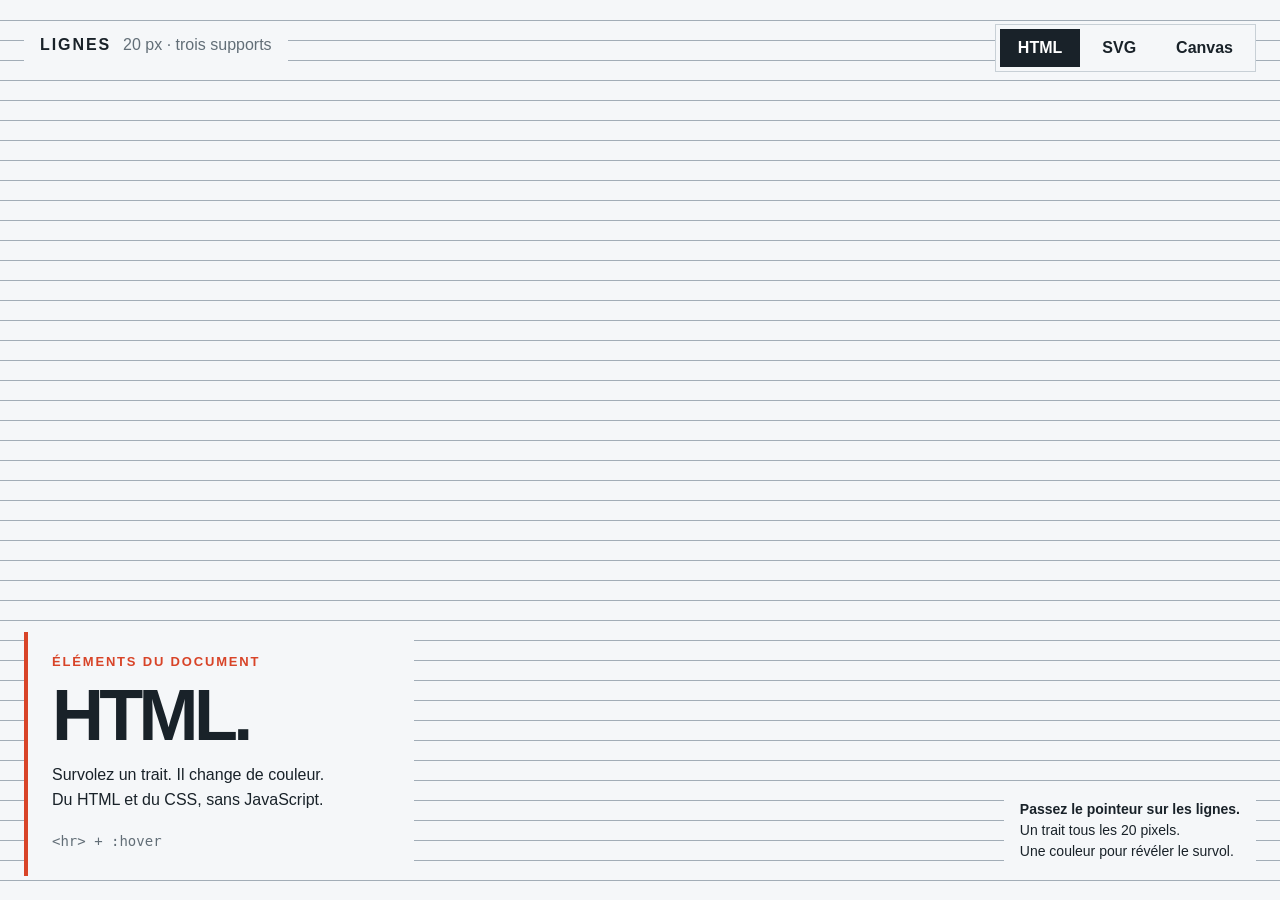
<file: s09/index.html>
<!doctype html>
<html lang="fr">
<head>
  <meta charset="utf-8">
  <meta name="viewport" content="width=device-width, initial-scale=1">
  <meta name="description" content="Une page HTML sans JavaScript : des lignes espacées de 20 pixels changent de couleur au survol en CSS.">
  <title>Lignes — HTML</title>
  <link rel="icon" href="data:,">
  <link rel="stylesheet" href="styles.css">
</head>
<body data-medium="html">
  <!-- Aucun JavaScript : les traits sont des éléments HTML hr.
       Le surplus est masqué, pour couvrir les fenêtres jusqu’à 20 480 px de haut. -->
  <div class="stage html-lines" aria-hidden="true">
    <hr>
    <hr>
    <hr>
    <hr>
    <hr>
    <hr>
    <hr>
    <hr>
    <hr>
    <hr>
    <hr>
    <hr>
    <hr>
    <hr>
    <hr>
    <hr>
    <hr>
    <hr>
    <hr>
    <hr>
    <hr>
    <hr>
    <hr>
    <hr>
    <hr>
    <hr>
    <hr>
    <hr>
    <hr>
    <hr>
    <hr>
    <hr>
    <hr>
    <hr>
    <hr>
    <hr>
    <hr>
    <hr>
    <hr>
    <hr>
    <hr>
    <hr>
    <hr>
    <hr>
    <hr>
    <hr>
    <hr>
    <hr>
    <hr>
    <hr>
    <hr>
    <hr>
    <hr>
    <hr>
    <hr>
    <hr>
    <hr>
    <hr>
    <hr>
    <hr>
    <hr>
    <hr>
    <hr>
    <hr>
    <hr>
    <hr>
    <hr>
    <hr>
    <hr>
    <hr>
    <hr>
    <hr>
    <hr>
    <hr>
    <hr>
    <hr>
    <hr>
    <hr>
    <hr>
    <hr>
    <hr>
    <hr>
    <hr>
    <hr>
    <hr>
    <hr>
    <hr>
    <hr>
    <hr>
    <hr>
    <hr>
    <hr>
    <hr>
    <hr>
    <hr>
    <hr>
    <hr>
    <hr>
    <hr>
    <hr>
    <hr>
    <hr>
    <hr>
    <hr>
    <hr>
    <hr>
    <hr>
    <hr>
    <hr>
    <hr>
    <hr>
    <hr>
    <hr>
    <hr>
    <hr>
    <hr>
    <hr>
    <hr>
    <hr>
    <hr>
    <hr>
    <hr>
    <hr>
    <hr>
    <hr>
    <hr>
    <hr>
    <hr>
    <hr>
    <hr>
    <hr>
    <hr>
    <hr>
    <hr>
    <hr>
    <hr>
    <hr>
    <hr>
    <hr>
    <hr>
    <hr>
    <hr>
    <hr>
    <hr>
    <hr>
    <hr>
    <hr>
    <hr>
    <hr>
    <hr>
    <hr>
    <hr>
    <hr>
    <hr>
    <hr>
    <hr>
    <hr>
    <hr>
    <hr>
    <hr>
    <hr>
    <hr>
    <hr>
    <hr>
    <hr>
    <hr>
    <hr>
    <hr>
    <hr>
    <hr>
    <hr>
    <hr>
    <hr>
    <hr>
    <hr>
    <hr>
    <hr>
    <hr>
    <hr>
    <hr>
    <hr>
    <hr>
    <hr>
    <hr>
    <hr>
    <hr>
    <hr>
    <hr>
    <hr>
    <hr>
    <hr>
    <hr>
    <hr>
    <hr>
    <hr>
    <hr>
    <hr>
    <hr>
    <hr>
    <hr>
    <hr>
    <hr>
    <hr>
    <hr>
    <hr>
    <hr>
    <hr>
    <hr>
    <hr>
    <hr>
    <hr>
    <hr>
    <hr>
    <hr>
    <hr>
    <hr>
    <hr>
    <hr>
    <hr>
    <hr>
    <hr>
    <hr>
    <hr>
    <hr>
    <hr>
    <hr>
    <hr>
    <hr>
    <hr>
    <hr>
    <hr>
    <hr>
    <hr>
    <hr>
    <hr>
    <hr>
    <hr>
    <hr>
    <hr>
    <hr>
    <hr>
    <hr>
    <hr>
    <hr>
    <hr>
    <hr>
    <hr>
    <hr>
    <hr>
    <hr>
    <hr>
    <hr>
    <hr>
    <hr>
    <hr>
    <hr>
    <hr>
    <hr>
    <hr>
    <hr>
    <hr>
    <hr>
    <hr>
    <hr>
    <hr>
    <hr>
    <hr>
    <hr>
    <hr>
    <hr>
    <hr>
    <hr>
    <hr>
    <hr>
    <hr>
    <hr>
    <hr>
    <hr>
    <hr>
    <hr>
    <hr>
    <hr>
    <hr>
    <hr>
    <hr>
    <hr>
    <hr>
    <hr>
    <hr>
    <hr>
    <hr>
    <hr>
    <hr>
    <hr>
    <hr>
    <hr>
    <hr>
    <hr>
    <hr>
    <hr>
    <hr>
    <hr>
    <hr>
    <hr>
    <hr>
    <hr>
    <hr>
    <hr>
    <hr>
    <hr>
    <hr>
    <hr>
    <hr>
    <hr>
    <hr>
    <hr>
    <hr>
    <hr>
    <hr>
    <hr>
    <hr>
    <hr>
    <hr>
    <hr>
    <hr>
    <hr>
    <hr>
    <hr>
    <hr>
    <hr>
    <hr>
    <hr>
    <hr>
    <hr>
    <hr>
    <hr>
    <hr>
    <hr>
    <hr>
    <hr>
    <hr>
    <hr>
    <hr>
    <hr>
    <hr>
    <hr>
    <hr>
    <hr>
    <hr>
    <hr>
    <hr>
    <hr>
    <hr>
    <hr>
    <hr>
    <hr>
    <hr>
    <hr>
    <hr>
    <hr>
    <hr>
    <hr>
    <hr>
    <hr>
    <hr>
    <hr>
    <hr>
    <hr>
    <hr>
    <hr>
    <hr>
    <hr>
    <hr>
    <hr>
    <hr>
    <hr>
    <hr>
    <hr>
    <hr>
    <hr>
    <hr>
    <hr>
    <hr>
    <hr>
    <hr>
    <hr>
    <hr>
    <hr>
    <hr>
    <hr>
    <hr>
    <hr>
    <hr>
    <hr>
    <hr>
    <hr>
    <hr>
    <hr>
    <hr>
    <hr>
    <hr>
    <hr>
    <hr>
    <hr>
    <hr>
    <hr>
    <hr>
    <hr>
    <hr>
    <hr>
    <hr>
    <hr>
    <hr>
    <hr>
    <hr>
    <hr>
    <hr>
    <hr>
    <hr>
    <hr>
    <hr>
    <hr>
    <hr>
    <hr>
    <hr>
    <hr>
    <hr>
    <hr>
    <hr>
    <hr>
    <hr>
    <hr>
    <hr>
    <hr>
    <hr>
    <hr>
    <hr>
    <hr>
    <hr>
    <hr>
    <hr>
    <hr>
    <hr>
    <hr>
    <hr>
    <hr>
    <hr>
    <hr>
    <hr>
    <hr>
    <hr>
    <hr>
    <hr>
    <hr>
    <hr>
    <hr>
    <hr>
    <hr>
    <hr>
    <hr>
    <hr>
    <hr>
    <hr>
    <hr>
    <hr>
    <hr>
    <hr>
    <hr>
    <hr>
    <hr>
    <hr>
    <hr>
    <hr>
    <hr>
    <hr>
    <hr>
    <hr>
    <hr>
    <hr>
    <hr>
    <hr>
    <hr>
    <hr>
    <hr>
    <hr>
    <hr>
    <hr>
    <hr>
    <hr>
    <hr>
    <hr>
    <hr>
    <hr>
    <hr>
    <hr>
    <hr>
    <hr>
    <hr>
    <hr>
    <hr>
    <hr>
    <hr>
    <hr>
    <hr>
    <hr>
    <hr>
    <hr>
    <hr>
    <hr>
    <hr>
    <hr>
    <hr>
    <hr>
    <hr>
    <hr>
    <hr>
    <hr>
    <hr>
    <hr>
    <hr>
    <hr>
    <hr>
    <hr>
    <hr>
    <hr>
    <hr>
    <hr>
    <hr>
    <hr>
    <hr>
    <hr>
    <hr>
    <hr>
    <hr>
    <hr>
    <hr>
    <hr>
    <hr>
    <hr>
    <hr>
    <hr>
    <hr>
    <hr>
    <hr>
    <hr>
    <hr>
    <hr>
    <hr>
    <hr>
    <hr>
    <hr>
    <hr>
    <hr>
    <hr>
    <hr>
    <hr>
    <hr>
    <hr>
    <hr>
    <hr>
    <hr>
    <hr>
    <hr>
    <hr>
    <hr>
    <hr>
    <hr>
    <hr>
    <hr>
    <hr>
    <hr>
    <hr>
    <hr>
    <hr>
    <hr>
    <hr>
    <hr>
    <hr>
    <hr>
    <hr>
    <hr>
    <hr>
    <hr>
    <hr>
    <hr>
    <hr>
    <hr>
    <hr>
    <hr>
    <hr>
    <hr>
    <hr>
    <hr>
    <hr>
    <hr>
    <hr>
    <hr>
    <hr>
    <hr>
    <hr>
    <hr>
    <hr>
    <hr>
    <hr>
    <hr>
    <hr>
    <hr>
    <hr>
    <hr>
    <hr>
    <hr>
    <hr>
    <hr>
    <hr>
    <hr>
    <hr>
    <hr>
    <hr>
    <hr>
    <hr>
    <hr>
    <hr>
    <hr>
    <hr>
    <hr>
    <hr>
    <hr>
    <hr>
    <hr>
    <hr>
    <hr>
    <hr>
    <hr>
    <hr>
    <hr>
    <hr>
    <hr>
    <hr>
    <hr>
    <hr>
    <hr>
    <hr>
    <hr>
    <hr>
    <hr>
    <hr>
    <hr>
    <hr>
    <hr>
    <hr>
    <hr>
    <hr>
    <hr>
    <hr>
    <hr>
    <hr>
    <hr>
    <hr>
    <hr>
    <hr>
    <hr>
    <hr>
    <hr>
    <hr>
    <hr>
    <hr>
    <hr>
    <hr>
    <hr>
    <hr>
    <hr>
    <hr>
    <hr>
    <hr>
    <hr>
    <hr>
    <hr>
    <hr>
    <hr>
    <hr>
    <hr>
    <hr>
    <hr>
    <hr>
    <hr>
    <hr>
    <hr>
    <hr>
    <hr>
    <hr>
    <hr>
    <hr>
    <hr>
    <hr>
    <hr>
    <hr>
    <hr>
    <hr>
    <hr>
    <hr>
    <hr>
    <hr>
    <hr>
    <hr>
    <hr>
    <hr>
    <hr>
    <hr>
    <hr>
    <hr>
    <hr>
    <hr>
    <hr>
    <hr>
    <hr>
    <hr>
    <hr>
    <hr>
    <hr>
    <hr>
    <hr>
    <hr>
    <hr>
    <hr>
    <hr>
    <hr>
    <hr>
    <hr>
    <hr>
    <hr>
    <hr>
    <hr>
    <hr>
    <hr>
    <hr>
    <hr>
    <hr>
    <hr>
    <hr>
    <hr>
    <hr>
    <hr>
    <hr>
    <hr>
    <hr>
    <hr>
    <hr>
    <hr>
    <hr>
    <hr>
    <hr>
    <hr>
    <hr>
    <hr>
    <hr>
    <hr>
    <hr>
    <hr>
    <hr>
    <hr>
    <hr>
    <hr>
    <hr>
    <hr>
    <hr>
    <hr>
    <hr>
    <hr>
    <hr>
    <hr>
    <hr>
    <hr>
    <hr>
    <hr>
    <hr>
    <hr>
    <hr>
    <hr>
    <hr>
    <hr>
    <hr>
    <hr>
    <hr>
    <hr>
    <hr>
    <hr>
    <hr>
    <hr>
    <hr>
    <hr>
    <hr>
    <hr>
    <hr>
    <hr>
    <hr>
    <hr>
    <hr>
    <hr>
    <hr>
    <hr>
    <hr>
    <hr>
    <hr>
    <hr>
    <hr>
    <hr>
    <hr>
    <hr>
    <hr>
    <hr>
    <hr>
    <hr>
    <hr>
    <hr>
    <hr>
    <hr>
    <hr>
    <hr>
    <hr>
    <hr>
    <hr>
    <hr>
    <hr>
    <hr>
    <hr>
    <hr>
    <hr>
    <hr>
    <hr>
    <hr>
    <hr>
    <hr>
    <hr>
    <hr>
    <hr>
    <hr>
    <hr>
    <hr>
    <hr>
    <hr>
    <hr>
    <hr>
    <hr>
    <hr>
    <hr>
    <hr>
    <hr>
    <hr>
    <hr>
    <hr>
    <hr>
    <hr>
    <hr>
    <hr>
    <hr>
    <hr>
    <hr>
    <hr>
    <hr>
    <hr>
    <hr>
    <hr>
    <hr>
    <hr>
    <hr>
    <hr>
    <hr>
    <hr>
    <hr>
    <hr>
    <hr>
    <hr>
    <hr>
    <hr>
    <hr>
    <hr>
    <hr>
    <hr>
    <hr>
    <hr>
    <hr>
    <hr>
    <hr>
    <hr>
    <hr>
    <hr>
    <hr>
    <hr>
    <hr>
    <hr>
    <hr>
    <hr>
    <hr>
    <hr>
    <hr>
    <hr>
    <hr>
    <hr>
    <hr>
    <hr>
    <hr>
    <hr>
    <hr>
    <hr>
    <hr>
    <hr>
    <hr>
    <hr>
    <hr>
    <hr>
    <hr>
    <hr>
    <hr>
    <hr>
    <hr>
    <hr>
    <hr>
    <hr>
    <hr>
    <hr>
    <hr>
    <hr>
    <hr>
    <hr>
    <hr>
    <hr>
    <hr>
    <hr>
    <hr>
    <hr>
    <hr>
    <hr>
    <hr>
    <hr>
    <hr>
    <hr>
    <hr>
    <hr>
    <hr>
    <hr>
    <hr>
    <hr>
    <hr>
    <hr>
    <hr>
    <hr>
    <hr>
    <hr>
    <hr>
    <hr>
    <hr>
    <hr>
    <hr>
    <hr>
    <hr>
    <hr>
    <hr>
    <hr>
    <hr>
    <hr>
    <hr>
    <hr>
    <hr>
    <hr>
    <hr>
    <hr>
    <hr>
    <hr>
    <hr>
    <hr>
    <hr>
    <hr>
    <hr>
    <hr>
    <hr>
    <hr>
    <hr>
    <hr>
    <hr>
    <hr>
    <hr>
    <hr>
    <hr>
    <hr>
    <hr>
    <hr>
    <hr>
    <hr>
    <hr>
    <hr>
    <hr>
    <hr>
    <hr>
    <hr>
    <hr>
    <hr>
    <hr>
    <hr>
    <hr>
    <hr>
    <hr>
    <hr>
    <hr>
    <hr>
    <hr>
    <hr>
    <hr>
    <hr>
    <hr>
    <hr>
    <hr>
    <hr>
    <hr>
    <hr>
    <hr>
    <hr>
    <hr>
    <hr>
    <hr>
    <hr>
    <hr>
    <hr>
    <hr>
    <hr>
  </div>
  <header class="masthead">
    <div class="wordmark">LIGNES<span>20 px · trois supports</span></div>
    <nav aria-label="Choisir un support graphique">
      <a href="index.html" aria-current="page">HTML</a><a href="svg.html">SVG</a><a href="canvas.html">Canvas</a>
    </nav>
  </header>
  <main class="caption">
    <p class="eyebrow">Éléments du document</p>
    <h1>HTML.</h1>
    <p class="description">Survolez un trait. Il change de couleur.<br>Du HTML et du CSS, sans JavaScript.</p>
    <code class="code">&lt;hr&gt; + :hover</code>
  </main>
  <aside class="gesture">
    <p><strong>Passez le pointeur sur les lignes.</strong><br>Un trait tous les 20 pixels.<br>Une couleur pour révéler le survol.</p>
  </aside>
</body>
</html>
</file>
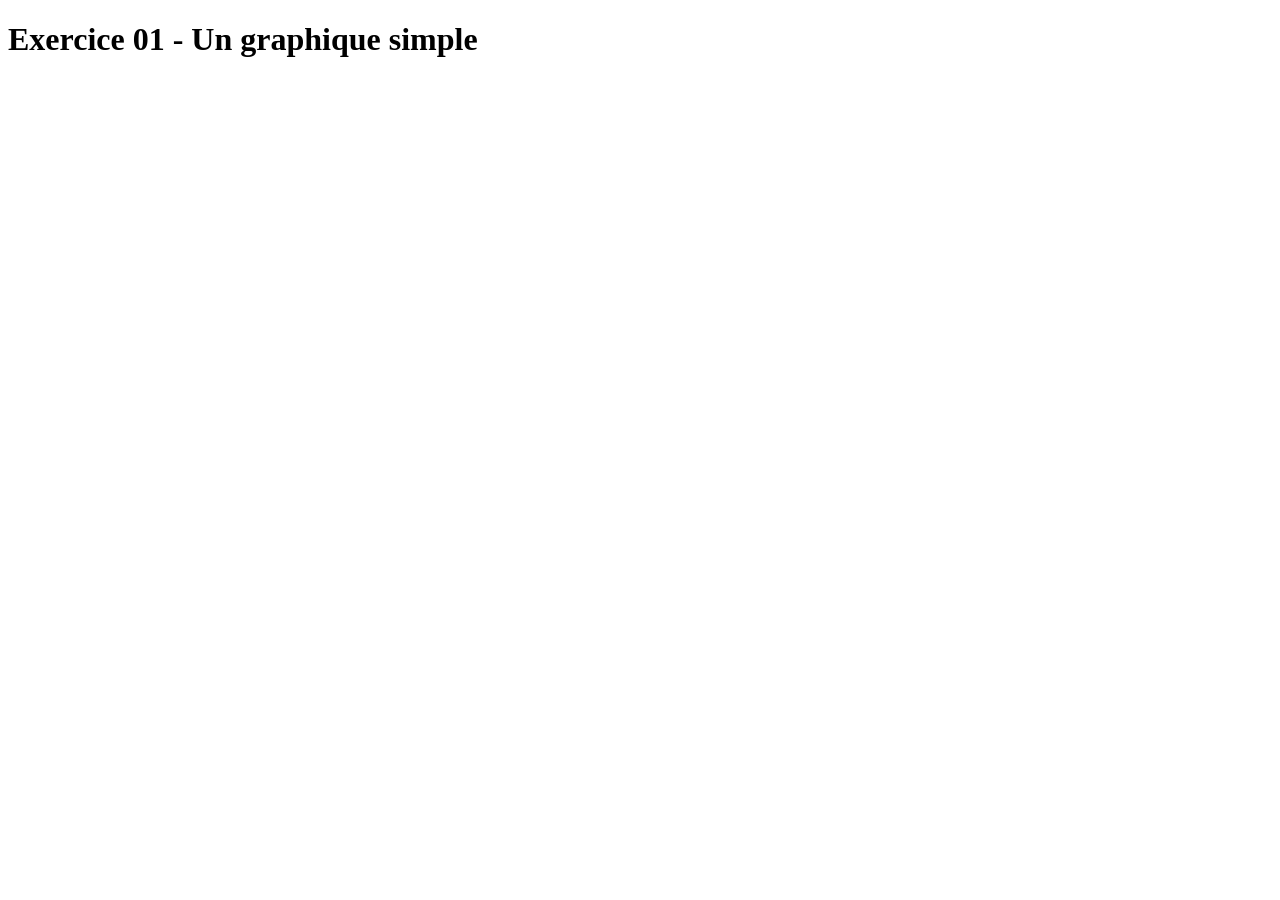
<file: s01e01-graphique-simple.html>
<!DOCTYPE html>
<html lang="en">
<head>
    <meta charset="UTF-8">
    <meta name="viewport" content="width=device-width, initial-scale=1.0">
    <title>s01 - un graphique simple</title>
</head>
<body>
    
    <h1>Exercice 01 - Un graphique simple</h1>
    <iframe width="600" height="371" seamless frameborder="0" scrolling="no" src="https://docs.google.com/spreadsheets/d/e/2PACX-1vTEP0Ubovs1s4dc-I4zRyc0RzgGWYnZYVfCG1EmgU5hCdSXDeV8KSY63WK_-qiDfWcm9M00jB3zeLW5/pubchart?oid=524062340&amp;format=interactive"></iframe>


</body>
</html>
</file>
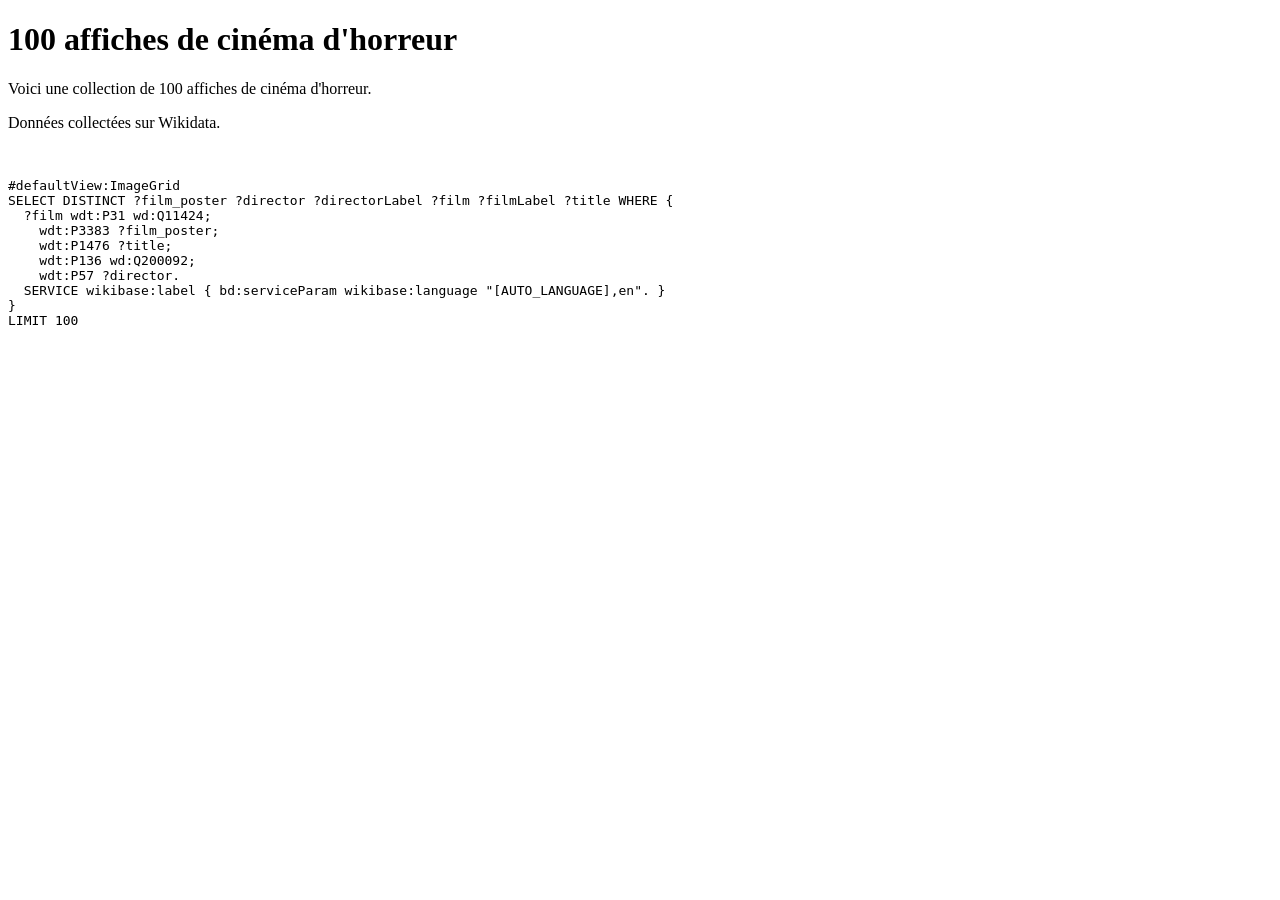
<file: s02e01-wikidata.html>
<!DOCTYPE html>
<html lang="en">
<head>
    <meta charset="UTF-8">
    <meta name="viewport" content="width=device-width, initial-scale=1.0">
    <title>Document</title>
</head>
<body>
    

<h1>100 affiches de cinéma d'horreur</h1>

<p>Voici une collection de 100 affiches de cinéma d'horreur.</p>
<p>Données collectées sur Wikidata.</p>

<pre>
    <code>

#defaultView:ImageGrid
SELECT DISTINCT ?film_poster ?director ?directorLabel ?film ?filmLabel ?title WHERE {
  ?film wdt:P31 wd:Q11424;
    wdt:P3383 ?film_poster;
    wdt:P1476 ?title;
    wdt:P136 wd:Q200092;
    wdt:P57 ?director.
  SERVICE wikibase:label { bd:serviceParam wikibase:language "[AUTO_LANGUAGE],en". }
}
LIMIT 100

    </code>
</pre>

<div>
    <iframe style="width: 80vw; height: 50vh; border: none;" src="https://query.wikidata.org/embed.html#%23defaultView%3AImageGrid%0ASELECT%20DISTINCT%20%3Ffilm_poster%20%3Fdirector%20%3FdirectorLabel%20%3Ffilm%20%3FfilmLabel%20%3Ftitle%20WHERE%20%7B%0A%20%20%3Ffilm%20wdt%3AP31%20wd%3AQ11424%3B%0A%20%20%20%20wdt%3AP3383%20%3Ffilm_poster%3B%0A%20%20%20%20wdt%3AP1476%20%3Ftitle%3B%0A%20%20%20%20wdt%3AP136%20wd%3AQ200092%3B%0A%20%20%20%20wdt%3AP57%20%3Fdirector.%0A%20%20SERVICE%20wikibase%3Alabel%20%7B%20bd%3AserviceParam%20wikibase%3Alanguage%20%22%5BAUTO_LANGUAGE%5D%2Cen%22.%20%7D%0A%7D%0ALIMIT%20100" referrerpolicy="origin" sandbox="allow-scripts allow-same-origin allow-popups"></iframe>
</div>

</body>
</html>
</file>
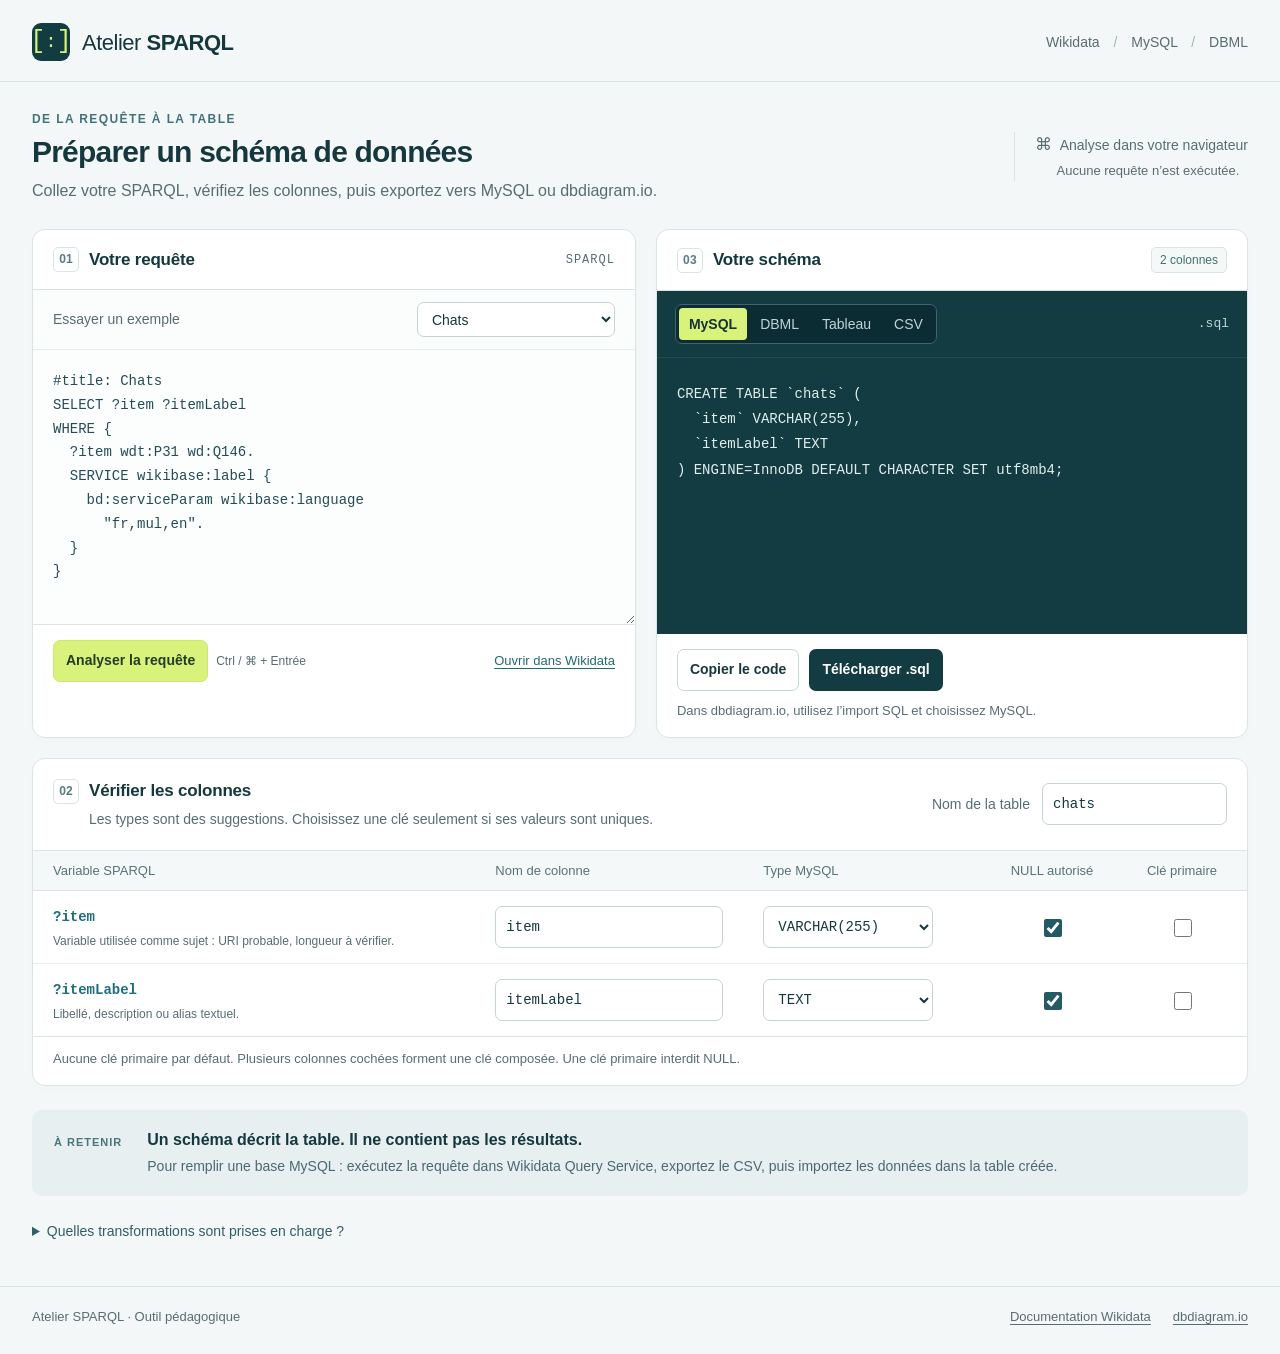
<file: s03-atelier-sparql.html>
<!doctype html>
<html lang="fr">
<head>
  <meta charset="utf-8">
  <meta name="viewport" content="width=device-width, initial-scale=1">
  <meta name="description" content="Transformez les colonnes d’une requête SPARQL Wikidata en schéma MySQL ou DBML. Un outil pédagogique pour préparer vos diagrammes de base de données.">
  <meta name="theme-color" content="#123c42">
  <title>Atelier SPARQL — MySQL, DBML, tableau & CSV</title>
  <link rel="icon" type="image/svg+xml" href="data:image/svg+xml,%3Csvg xmlns='http://www.w3.org/2000/svg' viewBox='0 0 32 32'%3E%3Crect width='32' height='32' rx='7' fill='%23123c42'/%3E%3Cpath d='M11 8H7v16h4m10-16h4v16h-4M14 12h4m-4 4h4m-4 4h4' fill='none' stroke='%23d9f27c' stroke-width='2.5'/%3E%3C/svg%3E">
<style>
:root{color-scheme:light;--ink:#15383e;--muted:#586d72;--green:#d9f27c;--paper:#f4f7f7;--line:#dbe4e5;--dark:#123c42;--error:#a32836;font-family:Inter,"Segoe UI",Arial,sans-serif;font-size:16px}
*{box-sizing:border-box}body{margin:0;color:var(--ink);background:var(--paper);line-height:1.5}button,input,select,textarea{font:inherit}button,a,input,select,textarea,summary{touch-action:manipulation}button{cursor:pointer}a{color:#206b76;text-underline-offset:3px}a:hover{color:#123c42}button:disabled{cursor:not-allowed;opacity:.5}button:focus-visible,a:focus-visible,input:focus-visible,select:focus-visible,textarea:focus-visible,summary:focus-visible,[tabindex]:focus-visible{outline:3px solid #66a7b3;outline-offset:3px}input,select{min-height:42px;border:1px solid #c6d3d5;border-radius:7px;background:white;color:var(--ink);padding:7px 10px}input:hover,select:hover{border-color:#75999d}select{cursor:pointer}fieldset{padding:0;margin:0;border:0;min-width:0}[hidden]{display:none!important}.sr-only{position:absolute;width:1px;height:1px;padding:0;margin:-1px;overflow:hidden;clip:rect(0,0,0,0);white-space:nowrap;border:0}
.skip-link{position:absolute;z-index:5;left:20px;top:-70px;background:var(--green);padding:10px 16px;border-radius:6px}.skip-link:focus{top:12px}.site-header{max-width:1320px;margin:auto;padding:23px 32px 20px;display:flex;justify-content:space-between;align-items:center;border-bottom:1px solid var(--line);gap:20px}.brand{display:flex;align-items:center;gap:12px;font-size:22px;letter-spacing:-.5px;font-weight:500}.brand-mark{display:flex;align-items:center;justify-content:center;width:38px;height:38px;background:var(--dark);border-radius:9px;color:var(--green);font-family:monospace;font-size:25px;letter-spacing:-3px;padding-right:3px}.brand-mark i{font-style:normal;font-size:19px;margin:0 3px}.header-meta{color:var(--muted);font-size:14px;white-space:nowrap}.header-meta span{margin:0 10px;color:#a3b4b7}main{max-width:1320px;margin:auto;padding:28px 32px 36px}.intro{display:flex;align-items:center;justify-content:space-between;gap:24px;margin-bottom:26px}.eyebrow{font-size:12px;letter-spacing:1.4px;font-weight:700;color:#42727a;margin:0 0 6px}h1{font-size:30px;line-height:1.2;font-weight:650;letter-spacing:-.8px;margin:0 0 9px}.intro p:not(.eyebrow){margin:0;color:var(--muted);font-size:16px}.local-note{color:var(--muted);font-size:14px;line-height:1.6;flex-shrink:0;padding-left:20px;border-left:1px solid var(--line)}.local-note>span{font-family:monospace;font-size:17px;margin-right:5px}.local-note small{font-size:13px;margin-left:22px}.workspace{display:grid;grid-template-columns:1fr 1fr;gap:20px}.panel{background:white;border:1px solid var(--line);border-radius:13px;overflow:hidden;min-width:0;box-shadow:0 3px 8px #123c4203}.panel-heading{display:flex;align-items:center;justify-content:space-between;gap:12px;padding:17px 20px;border-bottom:1px solid var(--line)}h2{font-size:17px;letter-spacing:-.2px;line-height:1.4;margin:0;font-weight:650;display:flex;align-items:center;gap:10px}.step{font-size:12px;letter-spacing:.2px;color:#5a7c80;border:1px solid #d9e5e5;border-radius:5px;min-width:26px;height:25px;display:inline-flex;align-items:center;justify-content:center;font-weight:650}.language-label{font-size:12px;color:var(--muted);font-family:monospace;letter-spacing:1px}.source-toolbar{padding:12px 20px;display:flex;align-items:center;justify-content:space-between;gap:12px;background:#fbfcfc}.source-toolbar label{font-size:14px;color:var(--muted)}.source-toolbar select{max-width:230px;min-height:35px;font-size:14px;padding:5px 10px}textarea{display:block;width:100%;height:276px;resize:vertical;min-height:200px;max-height:800px;padding:20px;border:0;border-top:1px solid #e8eeee;border-bottom:1px solid var(--line);border-radius:0;background:#fcfdfd;color:#254c55;font-family:"SFMono-Regular",Consolas,"Liberation Mono",monospace;font-size:14px;line-height:1.7;tab-size:2}textarea:focus-visible{outline-offset:-3px}textarea[aria-invalid=true]{background:#fff7f8}.source-actions{display:flex;align-items:center;flex-wrap:wrap;gap:10px;padding:15px 20px}.button{font-size:14px;line-height:1.4;font-weight:600;padding:10px 14px;border:1px solid transparent;border-radius:7px;min-height:42px;transition:background .12s,transform .12s}.button:active{transform:translateY(1px)}.primary{background:var(--green);color:#233c28;border-color:#d1e476}.primary:hover{background:#cde969}.source-actions>span{font-size:12px;color:var(--muted)}.source-actions a{font-size:13px;flex-basis:100%;margin-top:1px;width:fit-content}.count-badge{border:1px solid #d9e5e5;background:#f4f9f8;color:#40716f;padding:3px 8px;font-size:12px;border-radius:5px}.output-toolbar{background:var(--dark);display:flex;align-items:center;justify-content:space-between;padding:13px 18px;color:#c0d5d7;border-bottom:1px solid #ffffff12}.tabs{display:flex;background:#0b2c32;border:1px solid #456268;border-radius:7px;padding:3px;gap:3px}.tabs button{border:0;border-radius:4px;background:transparent;padding:5px 14px;color:#c1d3d5;font-size:14px;min-height:32px}.tabs button[aria-selected=true]{background:var(--green);color:#173237;font-weight:650}.output-toolbar>span{font-size:13px;font-family:monospace}.code-panel{background:var(--dark);color:#e2eeec;min-height:276px;overflow:auto;padding:24px 20px;position:relative}.code-panel pre{margin:0;white-space:pre;line-height:1.8;font-size:14px;font-family:"SFMono-Regular",Consolas,"Liberation Mono",monospace}.code-panel code{font:inherit}#output-placeholder{color:#c3d7d9;font-size:15px;line-height:1.7;display:block;white-space:normal}.result-actions{display:flex;flex-wrap:wrap;gap:10px;padding:15px 20px 10px}.secondary{border-color:#c7d6d7;background:white;color:var(--ink)}.secondary:hover{background:#f0f5f5}.dark{background:var(--dark);color:white}.dark:hover{background:#24565b}.format-help{font-size:13px;color:var(--muted);margin:0;padding:0 20px 15px;line-height:1.6}.schema-panel{margin-top:20px}.schema-top{padding:20px;display:flex;justify-content:space-between;align-items:center;gap:25px}.schema-top p{margin:5px 0 0 36px;font-size:14px;color:var(--muted);max-width:590px}.table-name{display:flex;align-items:center;gap:12px;flex-shrink:0}.table-name label{font-size:14px;color:var(--muted)}.table-name input{font-family:monospace;width:185px;font-size:14px}.table-scroll{overflow:auto;border-top:1px solid var(--line)}table{border-collapse:collapse;width:100%;text-align:left;min-width:720px}th{padding:10px 20px;background:#f5f8f8;color:#577278;font-size:13px;font-weight:500;border-bottom:1px solid var(--line)}td{padding:13px 20px;border-bottom:1px solid #e8eeee;vertical-align:middle}tbody tr:last-child td{border-bottom:0}tbody tr:hover{background:#fcfdfd}.variable{font-family:monospace;color:#216d79;font-size:14px;font-weight:600}.reason{display:block;font-size:12px;color:var(--muted);font-weight:400;line-height:1.5;margin-top:4px;font-family:Inter,"Segoe UI",Arial,sans-serif;max-width:370px}.column-name{font-family:monospace;font-size:14px;width:100%;min-width:130px;max-width:240px}.type-select{font-family:monospace;font-size:14px;width:170px}.check-heading{text-align:center}.check-cell{text-align:center;width:130px}.check-cell input{width:18px;height:18px;min-height:18px;accent-color:#245a62;cursor:pointer;display:inline-block;vertical-align:middle;padding:0}.check-cell input:disabled{cursor:not-allowed;opacity:.65}.constraint-note{font-size:13px;color:var(--muted);padding:12px 20px 16px;margin:0;border-top:1px solid var(--line)}.error-box{margin:0 20px 16px;padding:12px 15px;background:#fff3f4;border:1px solid #efd0d4;border-radius:7px;color:var(--error);font-size:14px;line-height:1.6}.notice{margin:0 20px 16px;padding:11px 14px;background:#f7f9e8;border:1px solid #e3e9c7;border-radius:7px;font-size:14px}.warnings{margin:0 20px 18px;padding:13px 16px;background:#f4f8ed;border-left:3px solid #a8c655;border-radius:0 5px 5px 0;font-size:14px;color:#40543c}.warnings h3{font-size:14px;margin:0 0 5px}.warnings ul{margin:0;padding-left:20px}.warnings li+li{margin-top:4px}.explanation{margin-top:24px;padding:19px 22px;background:#e7eff0;border-radius:10px;display:flex;align-items:flex-start;gap:25px}.explanation-tag{font-size:11px;letter-spacing:1px;font-weight:700;white-space:nowrap;padding-top:5px;color:#4b757d}.explanation h2{font-size:16px;letter-spacing:0}.explanation p{font-size:14px;color:#4a6970;margin:5px 0 0}.help{margin-top:17px;font-size:14px;color:var(--muted)}.help summary{cursor:pointer;color:#315e66;padding:8px 0;width:fit-content}.help>div{padding:3px 20px 4px;max-width:950px}.help p{margin:10px 0;line-height:1.8}.help code{font-family:monospace;color:#244d55;background:#e4eded;border-radius:3px;padding:1px 4px}footer{max-width:1320px;margin:auto;padding:20px 32px 27px;border-top:1px solid var(--line);display:flex;justify-content:space-between;align-items:center;gap:16px;flex-wrap:wrap;font-size:13px;color:var(--muted)}footer nav{display:flex;gap:22px}footer a{color:var(--muted)}.toast{position:fixed;bottom:22px;left:50%;transform:translateX(-50%);z-index:10;background:#143e44;color:white;box-shadow:0 6px 28px #143e4435;border:1px solid #608287;padding:12px 20px;border-radius:8px;font-size:14px;max-width:calc(100vw - 32px);text-align:center}
@media(min-width:1200px){.workspace{grid-template-columns:1.02fr 1fr}.source-actions a{flex-basis:auto;margin-left:auto;margin-top:0}.source-actions>span{font-size:12px}.source-actions{gap:8px}.button{padding-left:12px;padding-right:12px}}
@media(max-width:1000px){.local-note{display:none}.schema-top{align-items:flex-start}.table-name{flex-direction:column;align-items:flex-start;gap:5px}.schema-top p{max-width:410px}.source-toolbar{flex-wrap:wrap}.source-toolbar select{max-width:100%}}
@media(max-width:760px){.site-header{padding:17px 18px}.brand{font-size:19px}.header-meta{font-size:12px}.header-meta span{margin:0 3px}main{padding:23px 16px 27px}.intro{margin-bottom:20px}h1{font-size:25px}.intro p:not(.eyebrow){font-size:15px}.workspace{grid-template-columns:1fr;gap:16px}.panel-heading{padding:15px 17px}.source-toolbar{padding:12px 17px}textarea{height:260px;padding:17px;font-size:14px}.source-actions{padding:14px 17px}.code-panel{min-height:215px;padding:21px 17px}.result-actions{padding-left:17px}.format-help{padding-left:17px}.schema-panel{margin-top:16px}.schema-top{flex-direction:column;padding:17px;gap:16px}.schema-top p{margin-left:0;max-width:none}.table-name{flex-direction:row;align-items:center;width:100%;gap:12px}.table-name input{flex:1;width:0}.table-scroll{overflow:auto}.explanation{gap:9px;flex-direction:column;padding:16px 17px}.explanation-tag{font-size:12px}.explanation h2{font-size:16px}.explanation p{font-size:14px}.help{font-size:14px}footer{padding:18px 18px 22px;font-size:13px}footer nav{gap:16px;flex-wrap:wrap}.source-actions a{margin-left:auto;flex-basis:auto}.source-actions>span{display:none}.panel h2{font-size:16px}}
@media(prefers-reduced-motion:reduce){*{transition:none!important;scroll-behavior:auto!important}}


/* Additional result views: keep the editable schema table styles separate. */
.output-toolbar{gap:8px;flex-wrap:wrap}.tabs{max-width:100%}.tabs button{padding:5px 10px}
.code-panel[data-view="table"]{background:#f8fbfb;color:var(--ink)}
.code-panel[data-view="table"] #output-placeholder{color:var(--muted)}
.result-table{min-width:0;width:100%;border-collapse:separate;border-spacing:0;border:1px solid #c9dadd;border-radius:7px;overflow:hidden}
.result-table caption{text-align:left;font-size:14px;font-weight:600;margin-bottom:12px;color:#38616a;caption-side:top}
.result-table th{background:#e3eef0;color:#24525d;font-family:monospace;font-size:14px;font-weight:600;white-space:nowrap;min-width:125px;padding:12px 15px;border-bottom:1px solid #c9dadd}
.result-table td{height:64px;padding:12px 15px;background:white;border-bottom:0}
.result-table th+th,.result-table td+td{border-left:1px solid #d8e4e6}
@media(max-width:480px){.output-toolbar{padding-left:14px;padding-right:14px}.tabs{flex:1;justify-content:space-between}.tabs button{padding:5px 7px}#extension-label{display:none}.result-table th{min-width:115px}}

</style>
</head>
<body>
  <a class="skip-link" href="#query">Aller à la requête</a>
  <header class="site-header">
    <div class="brand"><span class="brand-mark" aria-hidden="true">[<i>:</i>]</span><span>Atelier <strong>SPARQL</strong></span></div>
    <span class="header-meta">Wikidata <span aria-hidden="true">/</span> MySQL <span aria-hidden="true">/</span> DBML</span>
  </header>
  <main>
    <div class="intro">
      <div><p class="eyebrow">DE LA REQUÊTE À LA TABLE</p><h1>Préparer un schéma de données</h1><p>Collez votre SPARQL, vérifiez les colonnes, puis exportez vers MySQL ou dbdiagram.io.</p></div>
      <div class="local-note"><span aria-hidden="true">⌘</span> Analyse dans votre navigateur<br><small>Aucune requête n’est exécutée.</small></div>
    </div>

    <section class="workspace" aria-label="Requête et schéma généré">
      <div class="panel source-panel">
        <div class="panel-heading"><h2><span class="step">01</span> Votre requête</h2><span class="language-label">SPARQL</span></div>
        <div class="source-toolbar"><label for="example">Essayer un exemple</label><select id="example"><option value="cats">Chats</option><option value="cinemas">Cinémas et coordonnées</option><option value="count">Compter par pays</option></select></div>
        <label class="sr-only" for="query">Requête SPARQL SELECT</label>
        <textarea id="query" spellcheck="false" autocapitalize="off" autocomplete="off" aria-describedby="query-hint" wrap="off">#title: Chats
SELECT ?item ?itemLabel
WHERE {
  ?item wdt:P31 wd:Q146.
  SERVICE wikibase:label {
    bd:serviceParam wikibase:language
      "fr,mul,en".
  }
}</textarea>
        <div class="source-actions"><button id="analyse" class="button primary">Analyser la requête</button><span id="query-hint">Ctrl / ⌘ + Entrée</span><a id="wikidata-link" target="_blank" rel="noopener noreferrer" href="https://query.wikidata.org/">Ouvrir dans Wikidata</a></div>
        <div id="query-error" class="error-box" role="alert" hidden></div>
      </div>

      <div class="panel result-panel">
        <div class="panel-heading"><h2><span class="step">03</span> Votre schéma</h2><span id="column-count" class="count-badge">2 colonnes</span></div>
        <div class="output-toolbar"><div role="tablist" aria-label="Vue du schéma" class="tabs"><button id="mysql-tab" role="tab" aria-selected="true" aria-controls="code-panel" data-format="mysql">MySQL</button><button id="dbml-tab" role="tab" aria-selected="false" aria-controls="code-panel" data-format="dbml" tabindex="-1">DBML</button><button id="table-tab" role="tab" aria-selected="false" aria-controls="code-panel" data-format="table" tabindex="-1">Tableau</button><button id="csv-tab" role="tab" aria-selected="false" aria-controls="code-panel" data-format="csv" tabindex="-1">CSV</button></div><span id="extension-label">.sql</span></div>
        <div id="code-panel" role="tabpanel" aria-labelledby="mysql-tab" tabindex="0" class="code-panel" data-view="mysql"><pre id="code-preview"><code id="output">CREATE TABLE `chats` (
  `item` VARCHAR(255),
  `itemLabel` TEXT
) ENGINE=InnoDB DEFAULT CHARACTER SET utf8mb4;</code></pre><div id="table-preview" hidden></div><span id="output-placeholder" hidden></span></div>
        <div class="result-actions"><button id="copy" class="button secondary">Copier le code</button><button id="download" class="button dark">Télécharger .sql</button></div>
        <p id="format-help" class="format-help">Dans dbdiagram.io, utilisez l’import SQL et choisissez MySQL.</p>
      </div>
    </section>

    <section class="panel schema-panel" aria-labelledby="schema-heading">
      <div class="schema-top"><div><h2 id="schema-heading"><span class="step">02</span> Vérifier les colonnes</h2><p>Les types sont des suggestions. Choisissez une clé seulement si ses valeurs sont uniques.</p></div><div class="table-name"><label for="table-name">Nom de la table</label><input id="table-name" value="chats" maxlength="64" autocomplete="off" spellcheck="false"></div></div>
      <div id="stale-note" class="notice" hidden>La requête a changé. Analysez-la à nouveau pour actualiser les colonnes.</div>
      <fieldset id="schema-fields"><legend class="sr-only">Colonnes et contraintes</legend><div class="table-scroll"><table><thead><tr><th scope="col">Variable SPARQL</th><th scope="col">Nom de colonne</th><th scope="col">Type MySQL</th><th scope="col" class="check-heading">NULL autorisé</th><th scope="col" class="check-heading">Clé primaire</th></tr></thead><tbody id="columns"></tbody></table></div></fieldset>
      <div id="schema-error" class="error-box" role="alert" hidden></div>
      <p class="constraint-note">Aucune clé primaire par défaut. Plusieurs colonnes cochées forment une clé composée. Une clé primaire interdit NULL.</p>
      <div id="warnings" class="warnings" hidden><h3>À vérifier dans les résultats</h3><ul></ul></div>
    </section>

    <aside class="explanation"><span class="explanation-tag">À RETENIR</span><div><h2>Un schéma décrit la table. Il ne contient pas les résultats.</h2><p>Pour remplir une base MySQL : exécutez la requête dans Wikidata Query Service, exportez le CSV, puis importez les données dans la table créée.</p></div></aside>
    <details class="help"><summary>Quelles transformations sont prises en charge ?</summary><div><p>L’outil extrait les colonnes d’un <code>SELECT</code> explicite, avec <code>DISTINCT</code>, <code>REDUCED</code> ou des expressions avec <code>AS</code>. Les commentaires, les préfixes et les chaînes de caractères sont pris en compte.</p><p>Pour <code>SELECT *</code>, indiquez les variables à exporter. Le corps <code>WHERE</code> n’est pas traduit en SQL, aucune relation entre tables n’est inventée et la syntaxe SPARQL complète n’est pas validée. Testez toujours la requête dans Wikidata.</p><p>Une image Wikidata est une URL, une coordonnée <code>P625</code> est un texte WKT et une date historique peut dépasser les formats de MySQL. Choisissez vos types après avoir regardé les données.</p></div></details>
  </main>
  <footer><span>Atelier SPARQL <span aria-hidden="true">·</span> Outil pédagogique</span><nav aria-label="Ressources"><a href="https://www.mediawiki.org/wiki/Wikidata_Query_Service/User_Manual" target="_blank" rel="noopener noreferrer">Documentation Wikidata</a><a href="https://dbdiagram.io/" target="_blank" rel="noopener noreferrer">dbdiagram.io</a></nav></footer>
  <div id="status" role="status" aria-live="polite" class="toast" hidden></div>
<script>
(() => {
'use strict';
/**
 * Analyse the projected columns of a SELECT query, not its full SPARQL semantics.
 * No query is executed and no data is fetched. All SQL choices stay editable.
 */
class QueryError extends Error {}

function tokenize(source) {
  const tokens = [];
  let i = 0;
  const push = (type, value, start) => tokens.push({ type, value, start, end: i });
  while (i < source.length) {
    const start = i;
    const c = source[i];
    if (/\s/.test(c)) { i++; continue; }
    if (c === '#') { while (i < source.length && !/[\r\n]/.test(source[i])) i++; continue; }
    if (c === '"' || c === "'") {
      const delimiter = source.slice(i, i + 3) === c.repeat(3) ? c.repeat(3) : c;
      i += delimiter.length;
      let closed = false;
      while (i < source.length) {
        if (source[i] === '\\') { i += 2; continue; }
        if (source.slice(i, i + delimiter.length) === delimiter) { i += delimiter.length; closed = true; break; }
        i++;
      }
      if (!closed) throw new QueryError('Une chaîne de caractères n’est pas fermée. Vérifiez les guillemets.');
      push('literal', source.slice(start, i), start); continue;
    }
    if (c === '<') {
      const iri = source.slice(i).match(/^<[^<>"{}|^`\x00-\x20]*>/);
      if (iri) { i += iri[0].length; push('iri', iri[0], start); continue; }
    }
    const variable = source.slice(i).match(/^[?$][\p{L}\p{N}_][\p{L}\p{N}_\u00B7\p{Mn}\p{Mc}]*/u);
    if (variable) { i += variable[0].length; push('variable', variable[0].slice(1), start); continue; }
    const pname = source.slice(i).match(/^(?:[\p{L}_][\p{L}\p{N}_-]*)?:[^\s{}()\[\];,<>!="'|^*+/?#]*/u);
    if (pname) {
      const value = pname[0].replace(/\.+$/, '');
      i += value.length; push('pname', value, start); continue;
    }
    const word = source.slice(i).match(/^[\p{L}_][\p{L}\p{N}_-]*/u);
    if (word) { i += word[0].length; push('word', word[0], start); continue; }
    const number = source.slice(i).match(/^(?:[0-9]+(?:\.[0-9]*)?|\.[0-9]+)(?:[eE][+-]?[0-9]+)?/);
    if (number) { i += number[0].length; push('number', number[0], start); continue; }
    i++; push('punct', c, start);
  }
  const stack = [];
  const pairs = { ')': '(', '}': '{', ']': '[' };
  for (const token of tokens) {
    if (token.type !== 'punct') continue;
    if ('({['.includes(token.value)) stack.push(token.value);
    if (pairs[token.value] && stack.pop() !== pairs[token.value]) throw new QueryError('Les parenthèses, accolades ou crochets ne sont pas équilibrés.');
  }
  if (stack.length) throw new QueryError('Une parenthèse, une accolade ou un crochet n’est pas fermé.');
  return tokens;
}

const isWord = (token, word) => token?.type === 'word' && token.value.toUpperCase() === word;
const isPunct = (token, value) => token?.type === 'punct' && token.value === value;

function identifier(value, fallback = 'colonne') {
  let result = String(value).normalize('NFD').replace(/[\u0300-\u036f]/g, '').replace(/[^A-Za-z0-9_]/g, '_');
  if (!result) result = fallback;
  if (/^[0-9]/.test(result)) result = '_' + result;
  return result.slice(0, 64);
}

function propertyId(token, prefixes) {
  if (!token) return null;
  let uri = '';
  if (token.type === 'pname') {
    const [prefix, local] = token.value.split(':');
    if (!prefixes[prefix]) return null;
    uri = prefixes[prefix] + local;
  } else if (token.type === 'iri') uri = token.value.slice(1, -1);
  return uri.match(/^https?:\/\/www\.wikidata\.org\/prop\/(?:direct|statement|qualifier)\/(P[0-9]+)$/)?.[1] ?? null;
}

function suggestType(variable, expression, tokens, prefixes) {
  const hints = [];
  let type = 'TEXT';
  let reason = 'Le type dépend des valeurs réelles ; texte par défaut.';
  if (expression.length) {
    let fn = '';
    if (expression[0].type === 'word' && isPunct(expression[1], '(')) {
      let depth = 0;
      let end = -1;
      for (let i = 1; i < expression.length; i++) {
        if (isPunct(expression[i], '(')) depth++;
        if (isPunct(expression[i], ')')) depth--;
        if (depth === 0) { end = i; break; }
      }
      if (end === expression.length - 1) fn = expression[0].value.toUpperCase();
    }
    if (fn === 'COUNT') { type = 'BIGINT'; reason = 'COUNT renvoie un nombre entier.'; }
    else if (['AVG', 'SUM', 'ABS', 'ROUND', 'CEIL', 'FLOOR'].includes(fn)) { type = 'DOUBLE'; reason = 'Expression numérique : précision à vérifier.'; }
    else if (['YEAR', 'MONTH', 'DAY', 'HOURS', 'MINUTES', 'STRLEN'].includes(fn)) { type = 'INT'; reason = 'Cette fonction renvoie un entier.'; }
    else if (['ISIRI', 'ISURI', 'ISLITERAL', 'ISNUMERIC', 'BOUND', 'REGEX', 'CONTAINS', 'STRSTARTS', 'STRENDS'].includes(fn)) { type = 'BOOLEAN'; reason = 'Cette fonction renvoie un booléen.'; }
    else if (['IRI', 'URI'].includes(fn)) { type = 'VARCHAR(2048)'; reason = 'Cette expression produit une URI.'; }
    else if (['STR', 'CONCAT', 'GROUP_CONCAT', 'REPLACE', 'STRBEFORE', 'STRAFTER', 'SUBSTR', 'UCASE', 'LCASE', 'LANG', 'ENCODE_FOR_URI', 'STRLANG', 'STRDT'].includes(fn)) reason = 'Cette fonction produit une valeur textuelle.';
    else { hints.push('Le type de l’expression est une proposition : vérifiez les résultats.'); }
    return { type, reason, hints };
  }
  if (/(Label|Description|AltLabel)$/.test(variable)) return { type: 'TEXT', reason: 'Libellé, description ou alias textuel.', hints };
  let entitySubject = false;
  let objectType = null;
  let objectReason = '';
  for (let i = 0; i < tokens.length; i++) {
    const t = tokens[i];
    if (t.type !== 'variable' || t.value !== variable) continue;
    if (tokens[i + 1]?.type === 'pname' || tokens[i + 1]?.type === 'iri' || isWord(tokens[i + 1], 'A')) entitySubject = true;
    const p = propertyId(tokens[i - 1], prefixes);
    if (!p) continue;
    if (['P18', 'P154', 'P856', 'P953', 'P2699'].includes(p)) { objectType = 'VARCHAR(2048)'; objectReason = `${p} : une image ou une page est stockée sous forme d’URL.`; }
    else if (p === 'P625') { objectType = 'TEXT'; objectReason = 'P625 : coordonnées WKT, par exemple Point(longitude latitude).'; hints.push('Une coordonnée WKT ne tient pas dans un seul FLOAT. Conservez le texte ou projetez séparément latitude et longitude.'); }
    else if (['P569', 'P570', 'P571', 'P577', 'P580', 'P582'].includes(p)) { objectType = 'TEXT'; objectReason = `${p} : date Wikidata conservée en texte.`; hints.push('Pour une date Wikidata, vérifiez la précision et l’année avant de choisir DATE ou DATETIME.'); }
    else if (['P1082', 'P2043', 'P2044', 'P2046', 'P2047', 'P2048', 'P2067', 'P2124', 'P2131'].includes(p)) { objectType = 'DOUBLE'; objectReason = `${p} : quantité numérique suggérée ; unité et précision à vérifier.`; }
    else if (['P31', 'P279', 'P17', 'P19', 'P20', 'P21', 'P27', 'P50', 'P106', 'P131', 'P170', 'P176', 'P361'].includes(p)) { objectType = 'VARCHAR(255)'; objectReason = `${p} : URI d’une entité Wikidata.`; }
  }
  if (objectType) return { type: objectType, reason: objectReason, hints };
  if (entitySubject) return { type: 'VARCHAR(255)', reason: 'Variable utilisée comme sujet : URI probable, longueur à vérifier.', hints };
  return { type, reason, hints };
}

function analyseQuery(source) {
  if (typeof source !== 'string' || !source.trim()) throw new QueryError('Collez une requête SELECT pour commencer.');
  if (source.length > 100000) throw new QueryError('Cette requête est trop longue. Limitez-la à 100 000 caractères.');
  const tokens = tokenize(source);
  let position = 0;
  const prefixes = { wdt: 'http://www.wikidata.org/prop/direct/', ps: 'http://www.wikidata.org/prop/statement/', pq: 'http://www.wikidata.org/prop/qualifier/' };
  while (isWord(tokens[position], 'PREFIX') || isWord(tokens[position], 'BASE')) {
    if (isWord(tokens[position], 'PREFIX')) {
      if (tokens[position + 1]?.type !== 'pname' || !tokens[position + 1].value.endsWith(':') || tokens[position + 2]?.type !== 'iri') throw new QueryError('La déclaration PREFIX doit contenir un préfixe et une URI entre chevrons.');
      prefixes[tokens[position + 1].value.slice(0, -1)] = tokens[position + 2].value.slice(1, -1);
      position += 3;
    } else {
      if (tokens[position + 1]?.type !== 'iri') throw new QueryError('La déclaration BASE doit contenir une URI entre chevrons.');
      position += 2;
    }
  }
  if (!isWord(tokens[position], 'SELECT')) throw new QueryError('Cet outil accepte les requêtes SELECT. ASK, CONSTRUCT et DESCRIBE ne renvoient pas la même structure de tableau.');
  position++;
  const distinct = isWord(tokens[position], 'DISTINCT');
  const reduced = isWord(tokens[position], 'REDUCED');
  if (distinct || reduced) position++;
  if (isPunct(tokens[position], '*')) throw new QueryError('Remplacez SELECT * par une liste explicite, par exemple SELECT ?item ?itemLabel. Les variables visibles peuvent dépendre des sous-requêtes.');
  const projections = [];
  while (position < tokens.length && !isWord(tokens[position], 'WHERE') && !isPunct(tokens[position], '{') && !isWord(tokens[position], 'FROM')) {
    const token = tokens[position];
    if (token.type === 'variable') { projections.push({ variable: token.value, expression: [], expressionText: '' }); position++; continue; }
    if (isPunct(token, '(')) {
      const begin = position;
      let depth = 1;
      let aliasAt = -1;
      let aliasCount = 0;
      position++;
      for (; position < tokens.length && depth; position++) {
        if (isPunct(tokens[position], '(')) depth++;
        if (isPunct(tokens[position], ')')) depth--;
        if (depth === 1 && isWord(tokens[position], 'AS')) { aliasAt = position; aliasCount++; }
      }
      const end = position - 1;
      if (aliasCount !== 1 || aliasAt < 0 || tokens[aliasAt + 1]?.type !== 'variable' || aliasAt + 2 !== end || aliasAt === begin + 1) throw new QueryError('Donnez un seul alias à chaque expression : (COUNT(?item) AS ?nombre).');
      const expression = tokens.slice(begin + 1, aliasAt);
      projections.push({ variable: tokens[aliasAt + 1].value, expression, expressionText: source.slice(tokens[begin + 1].start, tokens[aliasAt].start).trim() });
      continue;
    }
    throw new QueryError('La partie SELECT contient un élément inattendu. Utilisez des variables ou des expressions entre parenthèses avec AS.');
  }
  if (!projections.length) throw new QueryError('La partie SELECT doit contenir au moins une variable.');
  if (projections.length > 80) throw new QueryError('Limitez la projection à 80 colonnes pour conserver un schéma lisible.');
  const seen = new Set();
  for (const p of projections) {
    if (seen.has(p.variable)) throw new QueryError(`La variable ?${p.variable} est projetée plusieurs fois. Utilisez des alias différents.`);
    seen.add(p.variable);
  }
  let bodyStart = position;
  if (isWord(tokens[position], 'FROM')) {
    while (isWord(tokens[position], 'FROM')) {
      position++;
      if (isWord(tokens[position], 'NAMED')) position++;
      if (tokens[position]?.type !== 'iri') throw new QueryError('La clause FROM doit désigner une URI entre chevrons.');
      position++;
    }
    bodyStart = position;
  }
  if (isWord(tokens[position], 'WHERE')) position++;
  if (!isPunct(tokens[position], '{')) throw new QueryError('La requête doit contenir un groupe WHERE { … }.');
  const warnings = [];
  if (tokens.some(t => isWord(t, 'OPTIONAL'))) warnings.push('OPTIONAL peut laisser des cellules vides. Les colonnes sont donc autorisées à être NULL par défaut.');
  if (tokens.some(t => isWord(t, 'UNION'))) warnings.push('UNION peut produire des valeurs répétées ou manquantes. Vérifiez les contraintes avant de les ajouter.');
  if (distinct) warnings.push('DISTINCT enlève les lignes identiques ; il ne garantit pas qu’une seule colonne soit unique.');
  if (reduced) warnings.push('REDUCED ne garantit pas la suppression de tous les doublons.');
  if (tokens.slice(position + 1).some(t => isWord(t, 'SELECT'))) warnings.push('Une sous-requête est présente. Les types proposés restent indicatifs.');
  const columns = projections.map((p, index) => {
    const suggestion = suggestType(p.variable, p.expression, tokens.slice(bodyStart), prefixes);
    warnings.push(...suggestion.hints);
    return { id: index, variable: p.variable, name: identifier(p.variable), type: suggestion.type, nullable: true, primary: false, reason: suggestion.reason, expression: p.expressionText };
  });
  const sourceTitle = source.match(/^\s*#title:\s*(.+)$/im)?.[1]?.trim();
  return { columns, warnings: [...new Set(warnings)], title: sourceTitle || null, distinct };
}

const SQL_TYPES = ['TEXT', 'VARCHAR(255)', 'VARCHAR(2048)', 'INT', 'BIGINT', 'DOUBLE', 'DECIMAL(20,6)', 'BOOLEAN', 'DATE', 'DATETIME'];

function validateSchema(table, columns) {
  if (!/^[A-Za-z_][A-Za-z0-9_]{0,63}$/.test(table)) throw new QueryError('Le nom de table doit commencer par une lettre ou _, puis contenir des lettres sans accent, chiffres ou _. Maximum : 64 caractères.');
  if (!columns.length) throw new QueryError('Analysez une requête pour définir ses colonnes.');
  const seen = new Set();
  for (const c of columns) {
    if (!/^[A-Za-z_][A-Za-z0-9_]{0,63}$/.test(c.name)) throw new QueryError(`Nom de colonne invalide pour ?${c.variable}. Utilisez des lettres sans accent, chiffres et _.`);
    const normal = c.name.toLowerCase();
    if (seen.has(normal)) throw new QueryError(`Le nom de colonne « ${c.name} » est utilisé plusieurs fois.`);
    seen.add(normal);
    if (!SQL_TYPES.includes(c.type)) throw new QueryError('Un type de colonne n’est pas reconnu.');
  }
  const primary = columns.filter(c => c.primary);
  const rowBytes = columns.reduce((total, c) => {
    const length = c.type.match(/^VARCHAR\(([0-9]+)\)$/)?.[1];
    return total + (length ? Number(length) * 4 + 2 : 12);
  }, 8 + Math.ceil(columns.length / 8));
  if (rowBytes > 65535) throw new QueryError('La taille déclarée des colonnes dépasse la limite de ligne MySQL avec utf8mb4. Utilisez TEXT pour certaines URL ou réduisez les VARCHAR après avoir vérifié leurs valeurs.');
  if (primary.some(c => c.type === 'TEXT')) throw new QueryError('Une clé primaire ne peut pas utiliser TEXT ici. Choisissez par exemple VARCHAR(255), après avoir vérifié la longueur des valeurs.');
  const primaryBytes = primary.reduce((total, c) => total + ({ 'VARCHAR(255)': 1020, 'VARCHAR(2048)': 8192, 'INT': 4, 'BIGINT': 8, 'DOUBLE': 8, 'DECIMAL(20,6)': 10, 'BOOLEAN': 1, 'DATE': 3, 'DATETIME': 8 }[c.type] ?? 0), 0);
  if (primaryBytes > 3072) throw new QueryError('Cette clé primaire dépasse la taille d’index InnoDB avec utf8mb4. Pour une URI Wikidata courte, utilisez VARCHAR(255).');
}

function generateSchema(table, columns, format = 'mysql') {
  validateSchema(table, columns);
  if (format === 'table' || format === 'csv') {
    const quote = value => '"' + String(value).replace(/"/g, '""') + '"';
    const header = columns.map(c => quote(c.name)).join(',');
    const emptyRow = columns.map(() => quote('')).join(',');
    return header + '\r\n' + emptyRow + '\r\n';
  }
  if (format === 'dbml') {
    const primary = columns.filter(c => c.primary);
    const lines = columns.map(c => {
      const flags = [];
      if (c.primary && primary.length === 1) flags.push('pk');
      if (c.primary || !c.nullable) flags.push('not null');
      return `  ${c.name} ${c.type.toLowerCase()}${flags.length ? ` [${flags.join(', ')}]` : ''}`;
    });
    if (primary.length > 1) lines.push('', '  indexes {', `    (${primary.map(c => c.name).join(', ')}) [pk]`, '  }');
    return `Table ${table} {\n${lines.join('\n')}\n}\n`;
  }
  if (format !== 'mysql') throw new QueryError('Choisissez mysql, dbml, table ou csv.');
  const lines = columns.map(c => `  \`${c.name}\` ${c.type}${c.primary || !c.nullable ? ' NOT NULL' : ''}`);
  const primary = columns.filter(c => c.primary);
  if (primary.length) lines.push(`  PRIMARY KEY (${primary.map(c => `\`${c.name}\``).join(', ')})`);
  return `CREATE TABLE \`${table}\` (\n${lines.join(',\n')}\n) ENGINE=InnoDB DEFAULT CHARACTER SET utf8mb4;\n`;
}


const EXAMPLES = {
  cats: { table: 'chats', query: '#title: Chats\nSELECT ?item ?itemLabel\nWHERE {\n  ?item wdt:P31 wd:Q146.\n  SERVICE wikibase:label {\n    bd:serviceParam wikibase:language\n      "fr,mul,en".\n  }\n}' },
  cinemas: { table: 'cinemas', query: '#title: Cinémas en France\nSELECT ?cinema ?cinemaLabel ?adresse ?coordonnees ?image\nWHERE {\n  ?cinema wdt:P31 wd:Q41253;\n          wdt:P17 wd:Q142.\n  OPTIONAL { ?cinema wdt:P6375 ?adresse. }\n  OPTIONAL { ?cinema wdt:P625 ?coordonnees. }\n  OPTIONAL { ?cinema wdt:P18 ?image. }\n  SERVICE wikibase:label {\n    bd:serviceParam wikibase:language "fr,mul,en".\n  }\n}\nLIMIT 100' },
  count: { table: 'effectifs_par_pays', query: '#title: Nombre de chats par pays\nSELECT ?pays ?paysLabel (COUNT(DISTINCT ?chat) AS ?nombre)\nWHERE {\n  ?chat wdt:P31 wd:Q146;\n        wdt:P17 ?pays.\n  SERVICE wikibase:label {\n    bd:serviceParam wikibase:language "fr,mul,en".\n  }\n}\nGROUP BY ?pays ?paysLabel\nORDER BY DESC(?nombre)' }
};
const $ = id => document.getElementById(id);
const query = $('query');
const tableInput = $('table-name');
const tbody = $('columns');
const OUTPUT_FORMATS = ['mysql', 'dbml', 'table', 'csv'];
const state = { columns: [], warnings: [], format: 'mysql', analysedSource: null, code: '', valid: false };
let toastTimer;

function notify(message) {
  clearTimeout(toastTimer);
  $('status').textContent = message;
  $('status').hidden = false;
  toastTimer = setTimeout(() => { $('status').hidden = true; }, 3500);
}
function errorMessage(id, message) { $(id).textContent = message || ''; $(id).hidden = !message; }
function updateQueryLink() { $('wikidata-link').href = 'https://query.wikidata.org/#' + encodeURIComponent(query.value); }
function isDirty() { return state.analysedSource !== query.value; }
function invalidate(message) {
  state.valid = false;
  state.code = '';
  $('output').textContent = '';
  $('code-preview').hidden = true;
  $('table-preview').replaceChildren();
  $('table-preview').hidden = true;
  $('output-placeholder').textContent = message;
  $('output-placeholder').hidden = false;
  $('copy').disabled = true;
  $('download').disabled = true;
}
function renderOutput() {
  errorMessage('schema-error', '');
  const stale = isDirty();
  $('stale-note').hidden = !stale || !state.columns.length;
  $('schema-fields').disabled = stale;
  if (stale) { invalidate('Analysez la requête pour actualiser le schéma.'); return; }
  try {
    state.code = generateSchema(tableInput.value.trim(), state.columns, state.format);
    state.valid = true;
    $('output').textContent = state.code;
    const tableView = state.format === 'table';
    $('code-preview').hidden = tableView;
    $('table-preview').hidden = !tableView;
    if (tableView) renderTablePreview();
    $('output-placeholder').hidden = true;
    $('copy').disabled = false;
    $('download').disabled = false;
  } catch (e) {
    errorMessage('schema-error', e.message);
    invalidate('Vérifiez les noms, les types et les contraintes des colonnes.');
  }
}
function renderTablePreview() {
  const table = document.createElement('table');
  table.className = 'result-table';
  const caption = document.createElement('caption');
  caption.textContent = 'Table « ' + tableInput.value.trim() + ' »';
  const head = document.createElement('thead');
  const headerRow = document.createElement('tr');
  const body = document.createElement('tbody');
  const emptyRow = document.createElement('tr');
  for (const c of state.columns) {
    const th = document.createElement('th');
    th.scope = 'col'; th.textContent = c.name;
    headerRow.append(th);
    emptyRow.append(document.createElement('td'));
  }
  head.append(headerRow); body.append(emptyRow);
  table.append(caption, head, body);
  $('table-preview').replaceChildren(table);
}
function buildColumns() {
  tbody.replaceChildren();
  for (const c of state.columns) {
    const row = document.createElement('tr');
    const variableCell = document.createElement('td');
    const variable = document.createElement('span');
    variable.className = 'variable'; variable.textContent = '?' + c.variable;
    const reason = document.createElement('span');
    reason.className = 'reason'; reason.textContent = c.reason;
    variableCell.append(variable, reason);
    if (c.expression) { const expr = document.createElement('span'); expr.className = 'reason'; expr.textContent = c.expression; variableCell.append(expr); }
    row.append(variableCell);
    const nameCell = document.createElement('td');
    const name = document.createElement('input');
    name.className = 'column-name'; name.value = c.name; name.maxLength = 64; name.spellcheck = false; name.autocomplete = 'off'; name.setAttribute('aria-label', 'Nom de colonne pour ?' + c.variable);
    name.addEventListener('input', () => { c.name = name.value.trim(); renderOutput(); });
    nameCell.append(name); row.append(nameCell);
    const typeCell = document.createElement('td');
    const select = document.createElement('select');
    select.className = 'type-select'; select.setAttribute('aria-label', 'Type MySQL pour ?' + c.variable);
    for (const type of SQL_TYPES) { const option = document.createElement('option'); option.value = type; option.textContent = type; select.append(option); }
    select.value = c.type;
    select.addEventListener('change', () => { c.type = select.value; renderOutput(); });
    typeCell.append(select); row.append(typeCell);
    const nullCell = document.createElement('td'); nullCell.className = 'check-cell';
    const nullable = document.createElement('input'); nullable.type = 'checkbox'; nullable.checked = c.nullable; nullable.disabled = c.primary; nullable.setAttribute('aria-label', 'Autoriser NULL pour ?' + c.variable);
    nullable.addEventListener('change', () => { c.nullable = nullable.checked; renderOutput(); });
    nullCell.append(nullable); row.append(nullCell);
    const keyCell = document.createElement('td'); keyCell.className = 'check-cell';
    const primary = document.createElement('input'); primary.type = 'checkbox'; primary.checked = c.primary; primary.setAttribute('aria-label', 'Clé primaire pour ?' + c.variable);
    primary.addEventListener('change', () => { c.primary = primary.checked; nullable.checked = c.primary ? false : c.nullable; nullable.disabled = c.primary; renderOutput(); });
    keyCell.append(primary); row.append(keyCell);
    tbody.append(row);
  }
  const n = state.columns.length;
  $('column-count').textContent = n + (n === 1 ? ' colonne' : ' colonnes');
  const warnings = $('warnings');
  const list = warnings.querySelector('ul'); list.replaceChildren();
  for (const warning of state.warnings) { const li = document.createElement('li'); li.textContent = warning; list.append(li); }
  warnings.hidden = state.warnings.length === 0;
}
function analyse({ announce = true } = {}) {
  updateQueryLink();
  errorMessage('query-error', '');
  query.removeAttribute('aria-invalid');
  try {
    const result = analyseQuery(query.value);
    state.columns = result.columns;
    state.warnings = result.warnings;
    state.analysedSource = query.value;
    buildColumns();
    renderOutput();
    if (announce) notify(state.columns.length + ' colonnes détectées. Vérifiez les types avant l’export.');
    return result;
  } catch (e) {
    state.columns = []; state.warnings = []; state.analysedSource = null;
    buildColumns();
    errorMessage('query-error', e.message);
    query.setAttribute('aria-invalid', 'true');
    $('schema-fields').disabled = true;
    $('stale-note').hidden = true;
    errorMessage('schema-error', '');
    invalidate('La requête ne peut pas être analysée. Consultez le message à gauche.');
    return null;
  }
}
function setFormat(format) {
  if (!OUTPUT_FORMATS.includes(format)) throw new Error('Format non reconnu.');
  state.format = format;
  for (const tab of document.querySelectorAll('[data-format]')) { const selected = tab.dataset.format === format; tab.setAttribute('aria-selected', String(selected)); tab.tabIndex = selected ? 0 : -1; }
  $('code-panel').setAttribute('aria-labelledby', format + '-tab');
  $('code-panel').dataset.view = format;
  const csvView = format === 'csv' || format === 'table';
  const extension = format === 'mysql' ? '.sql' : csvView ? '.csv' : '.dbml';
  $('extension-label').textContent = format === 'table' ? 'Aperçu' : extension;
  $('copy').textContent = format === 'table' ? 'Copier le tableau' : format === 'csv' ? 'Copier le CSV' : 'Copier le code';
  $('download').textContent = 'Télécharger ' + extension;
  const help = {
    mysql: 'Dans dbdiagram.io, utilisez l’import SQL et choisissez MySQL.',
    dbml: 'Dans dbdiagram.io, collez ce code directement dans l’éditeur DBML.',
    table: 'Copiez le tableau, sélectionnez une cellule dans Google Sheets, puis collez. Les en-têtes seront répartis dans les colonnes. La ligne vide est un modèle à remplir.',
    csv: 'Modèle CSV avec les noms de colonnes et une ligne vide, sans résultats Wikidata.'
  };
  $('format-help').textContent = help[format];
  renderOutput();
}
$('analyse').addEventListener('click', () => analyse());
query.addEventListener('input', () => { updateQueryLink(); query.removeAttribute('aria-invalid'); errorMessage('query-error', ''); renderOutput(); });
query.addEventListener('keydown', event => { if (event.key === 'Enter' && (event.ctrlKey || event.metaKey)) { event.preventDefault(); analyse(); } if (event.key === 'Tab' && !event.shiftKey && !event.ctrlKey && !event.metaKey && !event.altKey) { /* Preserve normal keyboard focus navigation. */ } });
tableInput.addEventListener('input', renderOutput);
$('example').addEventListener('change', () => { const example = EXAMPLES[$('example').value]; query.value = example.query; tableInput.value = example.table; analyse(); });
for (const tab of document.querySelectorAll('[data-format]')) {
  tab.addEventListener('click', () => setFormat(tab.dataset.format));
  tab.addEventListener('keydown', event => { if (['ArrowLeft', 'ArrowRight', 'Home', 'End'].includes(event.key)) { event.preventDefault(); const current = OUTPUT_FORMATS.indexOf(state.format); const next = event.key === 'Home' ? OUTPUT_FORMATS[0] : event.key === 'End' ? OUTPUT_FORMATS.at(-1) : OUTPUT_FORMATS[(current + (event.key === 'ArrowRight' ? 1 : -1) + OUTPUT_FORMATS.length) % OUTPUT_FORMATS.length]; setFormat(next); $(next + '-tab').focus(); } });
}
function clipboardContent() {
  if (state.format !== 'table') return { text: state.code, html: null };
  const header = state.columns.map(c => c.name).join('\t');
  const emptyRow = state.columns.map(() => '').join('\t');
  const table = $('table-preview').querySelector('table');
  const copyTable = table?.cloneNode(true);
  copyTable?.querySelector('caption')?.remove();
  return { text: header + '\n' + emptyRow + '\n', html: copyTable?.outerHTML || null };
}
$('copy').addEventListener('click', async () => {
  if (!state.valid) return;
  const content = clipboardContent();
  const copiedMessage = state.format === 'table' ? 'Tableau copié. Collez-le dans Google Sheets.' : state.format === 'csv' ? 'CSV copié.' : 'Code copié.';
  if (content.html && typeof ClipboardItem !== 'undefined' && navigator.clipboard?.write) {
    try {
      const item = new ClipboardItem({
        'text/plain': new Blob([content.text], { type: 'text/plain' }),
        'text/html': new Blob([content.html], { type: 'text/html' })
      });
      await navigator.clipboard.write([item]);
      notify(copiedMessage);
      return;
    } catch { /* Continue with tab-separated text when rich copying is unavailable. */ }
  }
  try { await navigator.clipboard.writeText(content.text); notify(copiedMessage); }
  catch {
    const temp = document.createElement('textarea'); temp.value = content.text; temp.className = 'sr-only'; document.body.append(temp); temp.select();
    let copied = false; try { copied = document.execCommand('copy'); } catch {} finally { temp.remove(); $('copy').focus(); }
    notify(copied ? copiedMessage : 'La copie automatique n’est pas disponible. Sélectionnez le tableau puis copiez-le avec Ctrl / ⌘ + C.');
  }
});
$('download').addEventListener('click', () => {
  if (!state.valid) return;
  const csvExport = state.format === 'csv' || state.format === 'table';
  const blob = new Blob([state.code], { type: csvExport ? 'text/csv;charset=utf-8' : 'text/plain;charset=utf-8' });
  const url = URL.createObjectURL(blob);
  const link = document.createElement('a'); link.href = url; link.download = tableInput.value.trim() + (state.format === 'mysql' ? '.sql' : csvExport ? '.csv' : '.dbml'); document.body.append(link); link.click(); link.remove();
  setTimeout(() => URL.revokeObjectURL(url), 1000);
  notify('Fichier prêt à télécharger.');
});
analyse({ announce: false });

// WebMCP shares exactly the same analysis and output state as the interface.
if (document.modelContext?.registerTool) {
  const lifecycle = new AbortController();
  const tool = {
    name: 'convert_sparql_result_schema',
    title: 'Convertir les colonnes SPARQL',
    description: 'Analyse un SELECT SPARQL explicite, met à jour l’atelier et produit un schéma MySQL ou DBML modifiable, ou un modèle CSV avec une ligne vide. Aucune requête n’est exécutée. Les colonnes restent NULL et sans clé primaire par défaut.',
    inputSchema: { type: 'object', properties: { query: { type: 'string', maxLength: 100000 }, tableName: { type: 'string', maxLength: 64 }, format: { type: 'string', enum: OUTPUT_FORMATS } }, required: ['query'], additionalProperties: false },
    annotations: { readOnlyHint: false, untrustedContentHint: true },
    execute(input) {
      if (!input || typeof input !== 'object' || Array.isArray(input) || typeof input.query !== 'string') throw new Error('Une requête texte est obligatoire.');
      if (Object.keys(input).some(k => !['query', 'tableName', 'format'].includes(k))) throw new Error('Paramètre inconnu.');
      if (input.tableName !== undefined && (typeof input.tableName !== 'string' || !/^[A-Za-z_][A-Za-z0-9_]{0,63}$/.test(input.tableName))) throw new Error('Nom de table invalide.');
      if (input.format !== undefined && !OUTPUT_FORMATS.includes(input.format)) throw new Error('Format non reconnu.');
      const analysed = analyseQuery(input.query);
      const name = input.tableName || identifier(analysed.title || 'resultats', 'resultats').toLowerCase();
      const format = input.format || state.format;
      const code = generateSchema(name, analysed.columns, format);
      query.value = input.query; tableInput.value = name; analyse({ announce: false }); setFormat(format);
      return { table: name, format, columns: state.columns.map(({ variable, name, type }) => ({ variable, name, type })), code, warnings: state.warnings };
    }
  };
  try { Promise.resolve(document.modelContext.registerTool(tool, { signal: lifecycle.signal })).catch(() => {}); } catch {}
  window.addEventListener('pagehide', () => lifecycle.abort(), { once: true });
}

})();

</script>
</body>
</html>
</file>
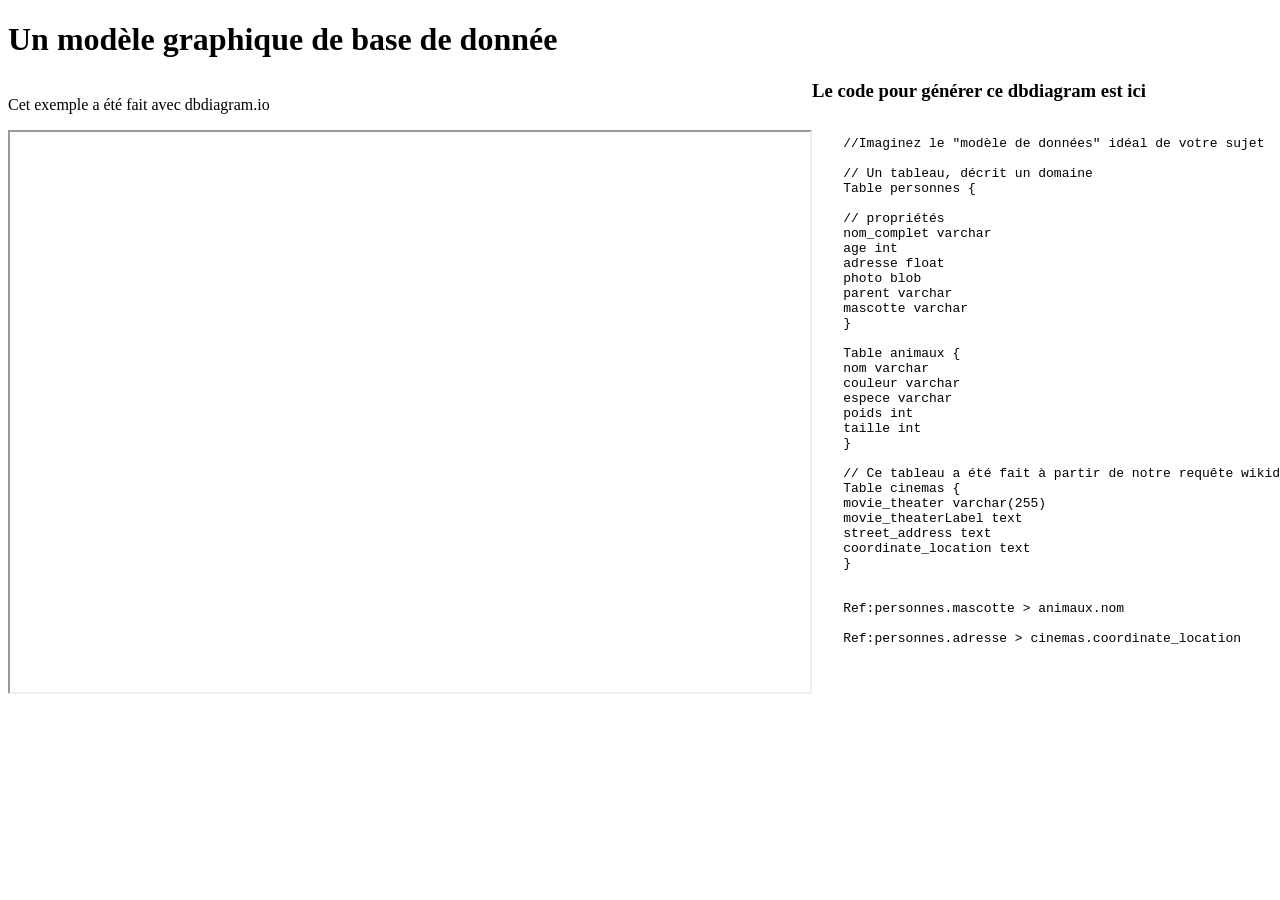
<file: s03-dbdiagram.html>
<!DOCTYPE html>
<html lang="en">
<head>
    <meta charset="UTF-8">
    <meta name="viewport" content="width=device-width, initial-scale=1.0">
    <title>Document</title>
</head>
<body>
    <h1>Un modèle graphique de base de donnée</h1>

    <div style="float: left;">
    <p>Cet exemple a été fait avec dbdiagram.io</p>
    <div>
        <iframe width="800" height="560" src='https://dbdiagram.io/e/5d9b3627ff5115114db4fb9c/6ac4dc96abcc87fb7a064800'> </iframe>
    </div>
    </div>

    <div>
    <h3>Le code pour générer ce dbdiagram est ici</h3>
    <pre>
        <code>
    //Imaginez le "modèle de données" idéal de votre sujet

    // Un tableau, décrit un domaine
    Table personnes {

    // propriétés
    nom_complet varchar
    age int
    adresse float
    photo blob
    parent varchar
    mascotte varchar
    }

    Table animaux {
    nom varchar
    couleur varchar
    espece varchar
    poids int
    taille int
    }

    // Ce tableau a été fait à partir de notre requête wikidata, voir s02
    Table cinemas {
    movie_theater varchar(255)
    movie_theaterLabel text
    street_address text
    coordinate_location text
    }


    Ref:personnes.mascotte > animaux.nom

    Ref:personnes.adresse > cinemas.coordinate_location

        </code>
    </pre>
    </div>
</body>
</html>
</file>
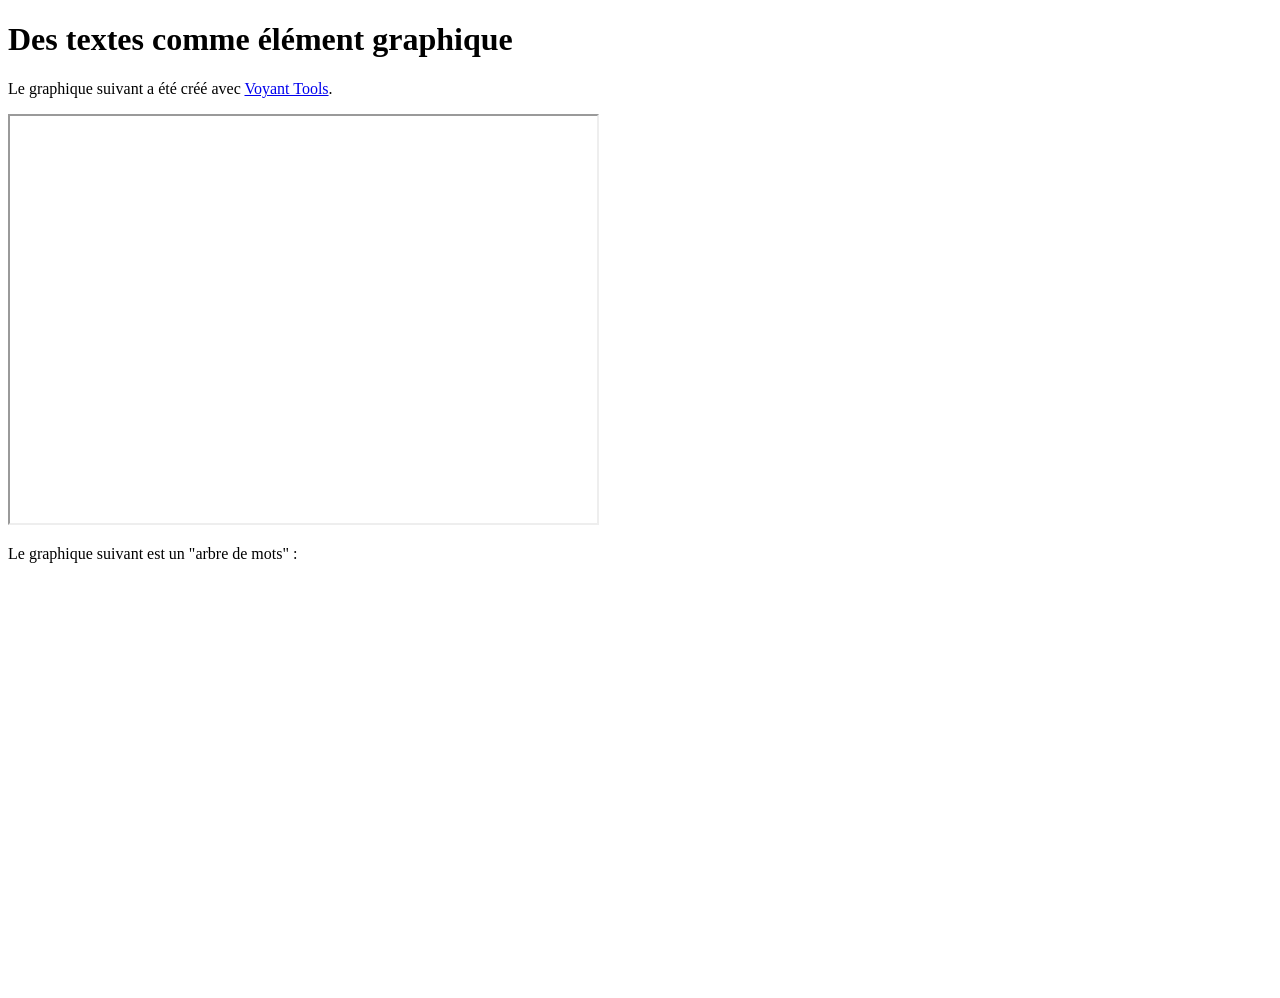
<file: s05-texte-graphique.html>
<!DOCTYPE html>
<html lang="en">
<head>
    <meta charset="UTF-8">
    <meta name="viewport" content="width=device-width, initial-scale=1.0">
    <title>s05 - Texte comme élément graphique</title>
</head>
<body>
    <h1>Des textes comme élément graphique</h1>
    <p>Le graphique suivant a été créé avec <a href="https://voyant-tools.org/">Voyant Tools</a>.</p>
    <div>
        <iframe style='width: 587px; height: 407px;' src='https://voyant-tools.org/tool/Bubbles/?speed=1&corpus=a8af86671c42d5fdf17593d678f88477'></iframe>
    </div>

    <p>Le graphique suivant est un "arbre de mots" :</p>

    <div>
        <iframe style='width: 587px; height: 407px;' src="https://www.jasondavies.com/wordtree/?source=2f0c8dea66fdf87b1116f4d208af31d6&prefix=Le%20capitaine%20Nemo&reverse=1" frameborder="0"></iframe>
    </div>
</body>
</html>
</file>
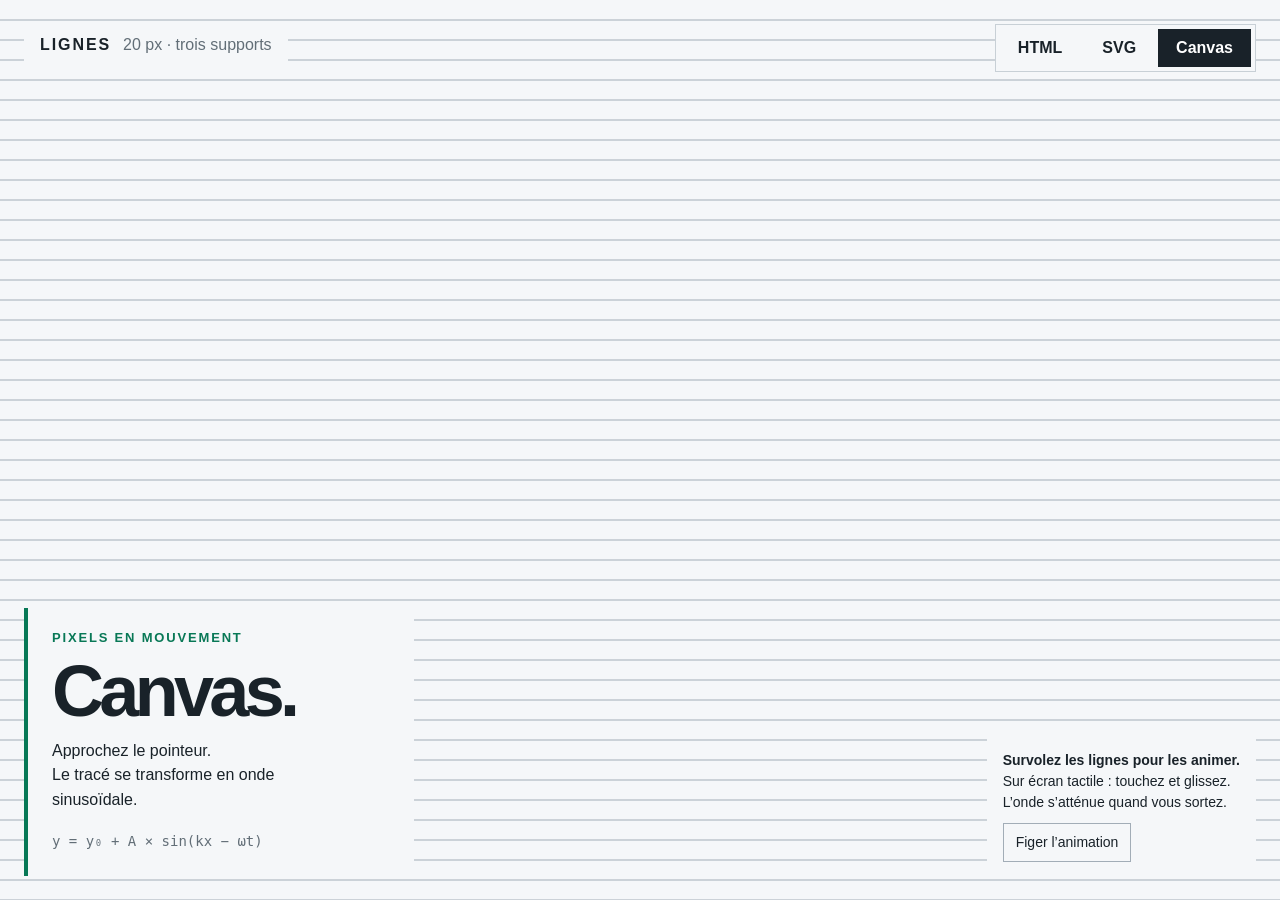
<file: s09/canvas.html>
<!doctype html>
<html lang="fr">
<head>
  <meta charset="utf-8">
  <meta name="viewport" content="width=device-width, initial-scale=1">
  <meta name="description" content="Survolez les lignes du canvas pour faire apparaître une onde sinusoïdale.">
  <title>Lignes — Canvas</title>
  <link rel="icon" href="data:,">
  <link rel="stylesheet" href="styles.css">
  <script src="canvas.js" defer></script>
</head>
<body data-medium="canvas">
  <canvas class="stage" id="drawing" role="img" aria-label="Lignes espacées de 20 pixels. Le pointeur fait onduler les lignes voisines selon un sinus." aria-describedby="instructions">Votre navigateur doit prendre en charge canvas pour afficher les lignes.</canvas>
  <header class="masthead">
    <div class="wordmark">LIGNES<span>20 px · trois supports</span></div>
    <nav aria-label="Choisir un support graphique">
      <a href="index.html">HTML</a><a href="svg.html">SVG</a><a href="canvas.html" aria-current="page">Canvas</a>
    </nav>
  </header>
  <main class="caption">
    <p class="eyebrow">Pixels en mouvement</p>
    <h1>Canvas.</h1>
    <p class="description">Approchez le pointeur.<br>Le tracé se transforme en onde sinusoïdale.</p>
    <code class="code">y = y₀ + A × sin(kx − ωt)</code>
  </main>
  <aside class="gesture" id="instructions">
    <p><strong>Survolez les lignes pour les animer.</strong><br>Sur écran tactile : touchez et glissez.<br>L’onde s’atténue quand vous sortez.</p>
    <button type="button" id="motion" aria-pressed="false">Figer l’animation</button>
    <p class="visually-hidden" id="motion-note" aria-live="polite"></p>
  </aside>
</body>
</html>
</file>
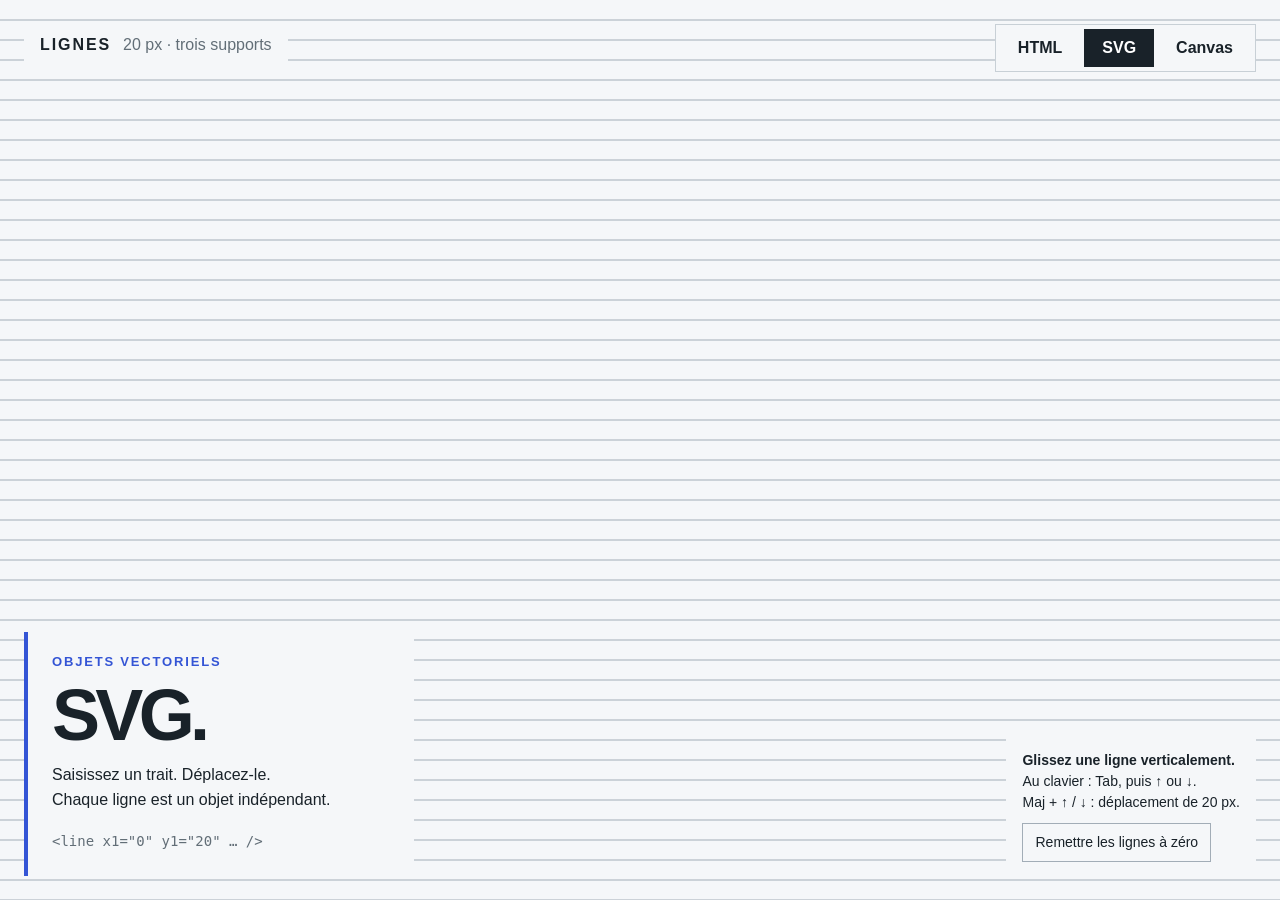
<file: s09/svg.html>
<!doctype html>
<html lang="fr">
<head>
  <meta charset="utf-8">
  <meta name="viewport" content="width=device-width, initial-scale=1">
  <meta name="description" content="Déplacez des lignes SVG, initialement espacées de 20 pixels.">
  <title>Lignes — SVG</title>
  <link rel="icon" href="data:,">
  <link rel="stylesheet" href="styles.css">
  <script src="svg.js" defer></script>
</head>
<body data-medium="svg">
  <svg class="stage" id="drawing" aria-label="Lignes SVG déplaçables" aria-describedby="instructions"></svg>
  <header class="masthead">
    <div class="wordmark">LIGNES<span>20 px · trois supports</span></div>
    <nav aria-label="Choisir un support graphique">
      <a href="index.html">HTML</a><a href="svg.html" aria-current="page">SVG</a><a href="canvas.html">Canvas</a>
    </nav>
  </header>
  <main class="caption">
    <p class="eyebrow">Objets vectoriels</p>
    <h1>SVG.</h1>
    <p class="description">Saisissez un trait. Déplacez-le.<br>Chaque ligne est un objet indépendant.</p>
    <code class="code">&lt;line x1="0" y1="20" … /&gt;</code>
  </main>
  <aside class="gesture" id="instructions">
    <p><strong>Glissez une ligne verticalement.</strong><br>Au clavier : Tab, puis ↑ ou ↓.<br>Maj + ↑ / ↓ : déplacement de 20 px.</p>
    <button type="button" id="reset">Remettre les lignes à zéro</button>
  </aside>
  <p class="visually-hidden" id="status" aria-live="polite"></p>
</body>
</html>
</file>
<file: s09/styles.css>
:root {
  color-scheme: light;
  font-family: -apple-system, BlinkMacSystemFont, "Segoe UI", sans-serif;
  color: #192229;
  background: #f5f7f9;
  --accent: #d84428;
  --line: #a2adb7;
  --paper: #f5f7f9;
}
* { box-sizing: border-box; }
body { margin: 0; }
body[data-medium="svg"] { --accent: #3455d5; }
body[data-medium="canvas"] { --accent: #087856; }
a { color: inherit; }
button { font: inherit; }
.stage { position: fixed; inset: 0; overflow: hidden; }
.masthead {
  position: fixed; z-index: 2; top: 24px; left: 24px; right: 24px;
  display: flex; justify-content: space-between; align-items: flex-start;
  gap: 16px; pointer-events: none;
}
.wordmark { background: var(--paper); padding: 12px 16px; font-size: 16px; font-weight: 800; letter-spacing: .12em; }
.wordmark span { color: #626e77; font-weight: 400; letter-spacing: 0; margin-left: 12px; }
nav { display: flex; background: var(--paper); border: 1px solid #c8d0d6; padding: 4px; gap: 4px; pointer-events: auto; }
nav a { text-decoration: none; padding: 10px 18px; font-size: 16px; font-weight: 650; }
nav a:hover { background: #e3e9ee; }
nav a[aria-current="page"] { background: #192229; color: white; }
a:focus-visible, button:focus-visible { outline: 3px solid var(--accent); outline-offset: 4px; }
.caption {
  position: fixed; z-index: 2; left: 24px; bottom: 24px;
  width: min(390px, calc(100% - 48px)); background: var(--paper); padding: 22px 24px 24px;
  border-left: 4px solid var(--accent); pointer-events: none;
}
.eyebrow { color: var(--accent); text-transform: uppercase; letter-spacing: .14em; font-size: 13px; font-weight: 750; margin: 0 0 10px; }
h1 { margin: 0 0 12px; font-size: clamp(48px, 6vw, 72px); line-height: 1; letter-spacing: -.065em; font-weight: 750; }
.description { margin: 0; font-size: 16px; line-height: 1.55; max-width: 32ch; }
.code { display: block; margin-top: 18px; color: #626e77; font-family: ui-monospace, "SFMono-Regular", Consolas, monospace; font-size: 14px; line-height: 1.5; }
.gesture { position: fixed; z-index: 2; right: 24px; bottom: 24px; background: var(--paper); padding: 14px 16px; max-width: 340px; font-size: 14px; line-height: 1.5; }
.gesture p { margin: 0; }
.gesture strong { font-weight: 650; }
.gesture button { display: block; margin-top: 10px; padding: 8px 12px; background: transparent; border: 1px solid #a2adb7; color: inherit; cursor: pointer; }
.gesture button:hover { border-color: var(--accent); color: var(--accent); }
.html-lines { padding-top: 20px; }
.html-lines hr { display: block; margin: 0; padding: 0; width: 100%; height: 20px; border: 0; color: var(--line); cursor: crosshair; }
/* Le trait fait 1 px ; la zone qui réagit au survol fait 20 px. */
.html-lines hr::before { content: ""; display: block; width: 100%; height: 1px; background: currentColor; }
.html-lines hr:hover { color: var(--accent); }
.html-lines hr:hover::before { box-shadow: 0 1px 0 currentColor; }
svg.stage { width: 100%; height: 100%; touch-action: none; }
.svg-line { cursor: ns-resize; outline: none; }
.svg-line .ink { stroke: var(--line); stroke-width: 1; vector-effect: non-scaling-stroke; }
.svg-line .hit { stroke: transparent; stroke-width: 20; pointer-events: stroke; }
.svg-line:hover .ink, .svg-line:focus .ink, .svg-line.is-dragging .ink { stroke: var(--accent); stroke-width: 2; }
.svg-line:focus-visible .ink { stroke-width: 3; stroke-dasharray: 8 4; }
.svg-line.is-dragging { cursor: grabbing; }
canvas.stage { width: 100%; height: 100%; touch-action: none; cursor: crosshair; }
.visually-hidden { position: absolute; width: 1px; height: 1px; padding: 0; overflow: hidden; clip: rect(0,0,0,0); white-space: nowrap; border: 0; }
@media (max-width: 680px) {
  .masthead { top: 12px; left: 12px; right: 12px; flex-wrap: wrap; gap: 8px; }
  .wordmark { font-size: 14px; padding: 10px 12px; }
  .wordmark span { margin-left: 8px; }
  nav { margin-left: auto; }
  nav a { padding: 8px 12px; font-size: 14px; }
  .caption { left: 12px; bottom: 12px; width: min(330px, calc(100% - 24px)); padding: 16px 18px; }
  h1 { font-size: 48px; margin-bottom: 8px; }
  .code { margin-top: 12px; }
  .gesture { bottom: auto; top: 120px; right: 12px; padding: 10px 12px; max-width: 265px; }
}
@media (max-height: 500px) {
  .caption { padding: 12px 18px; }
  .caption h1 { font-size: 38px; }
  .code { display: none; }
  .gesture { max-width: 250px; top: auto; bottom: 12px; }
}
</file>
